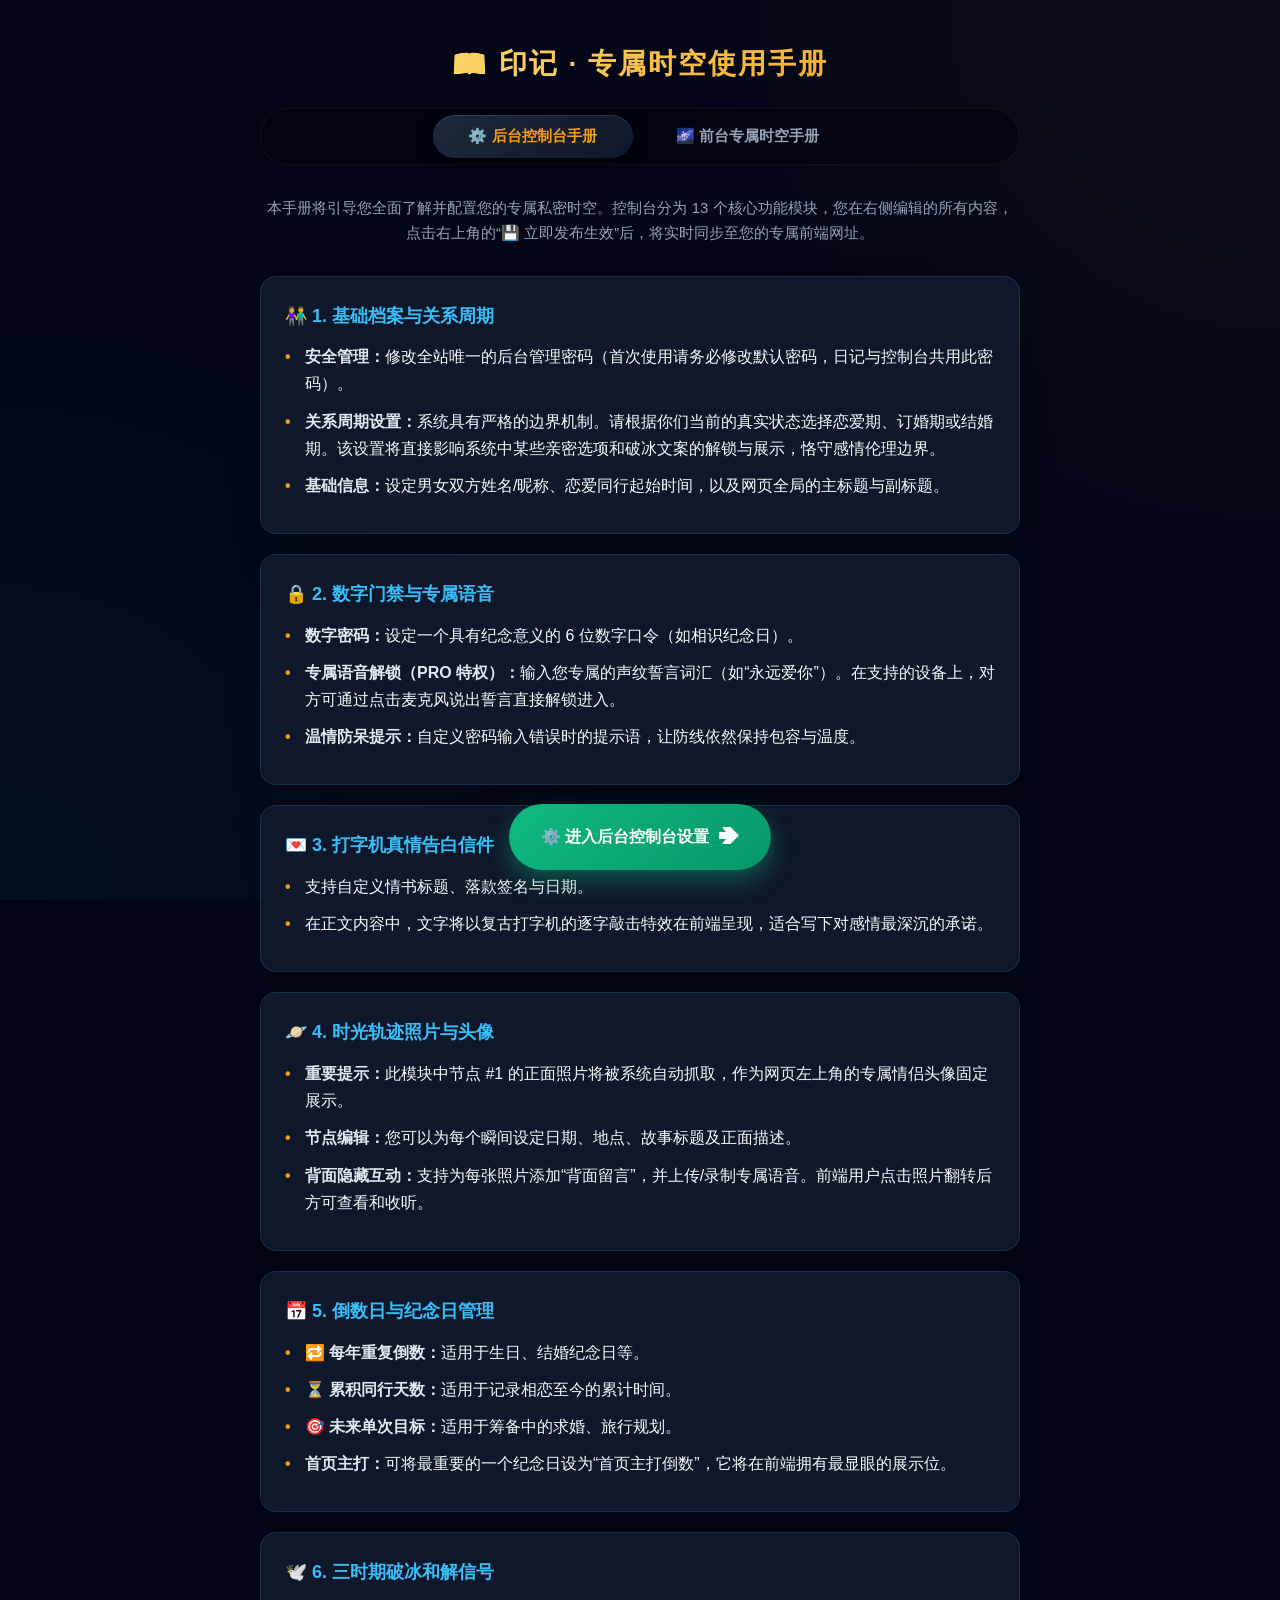
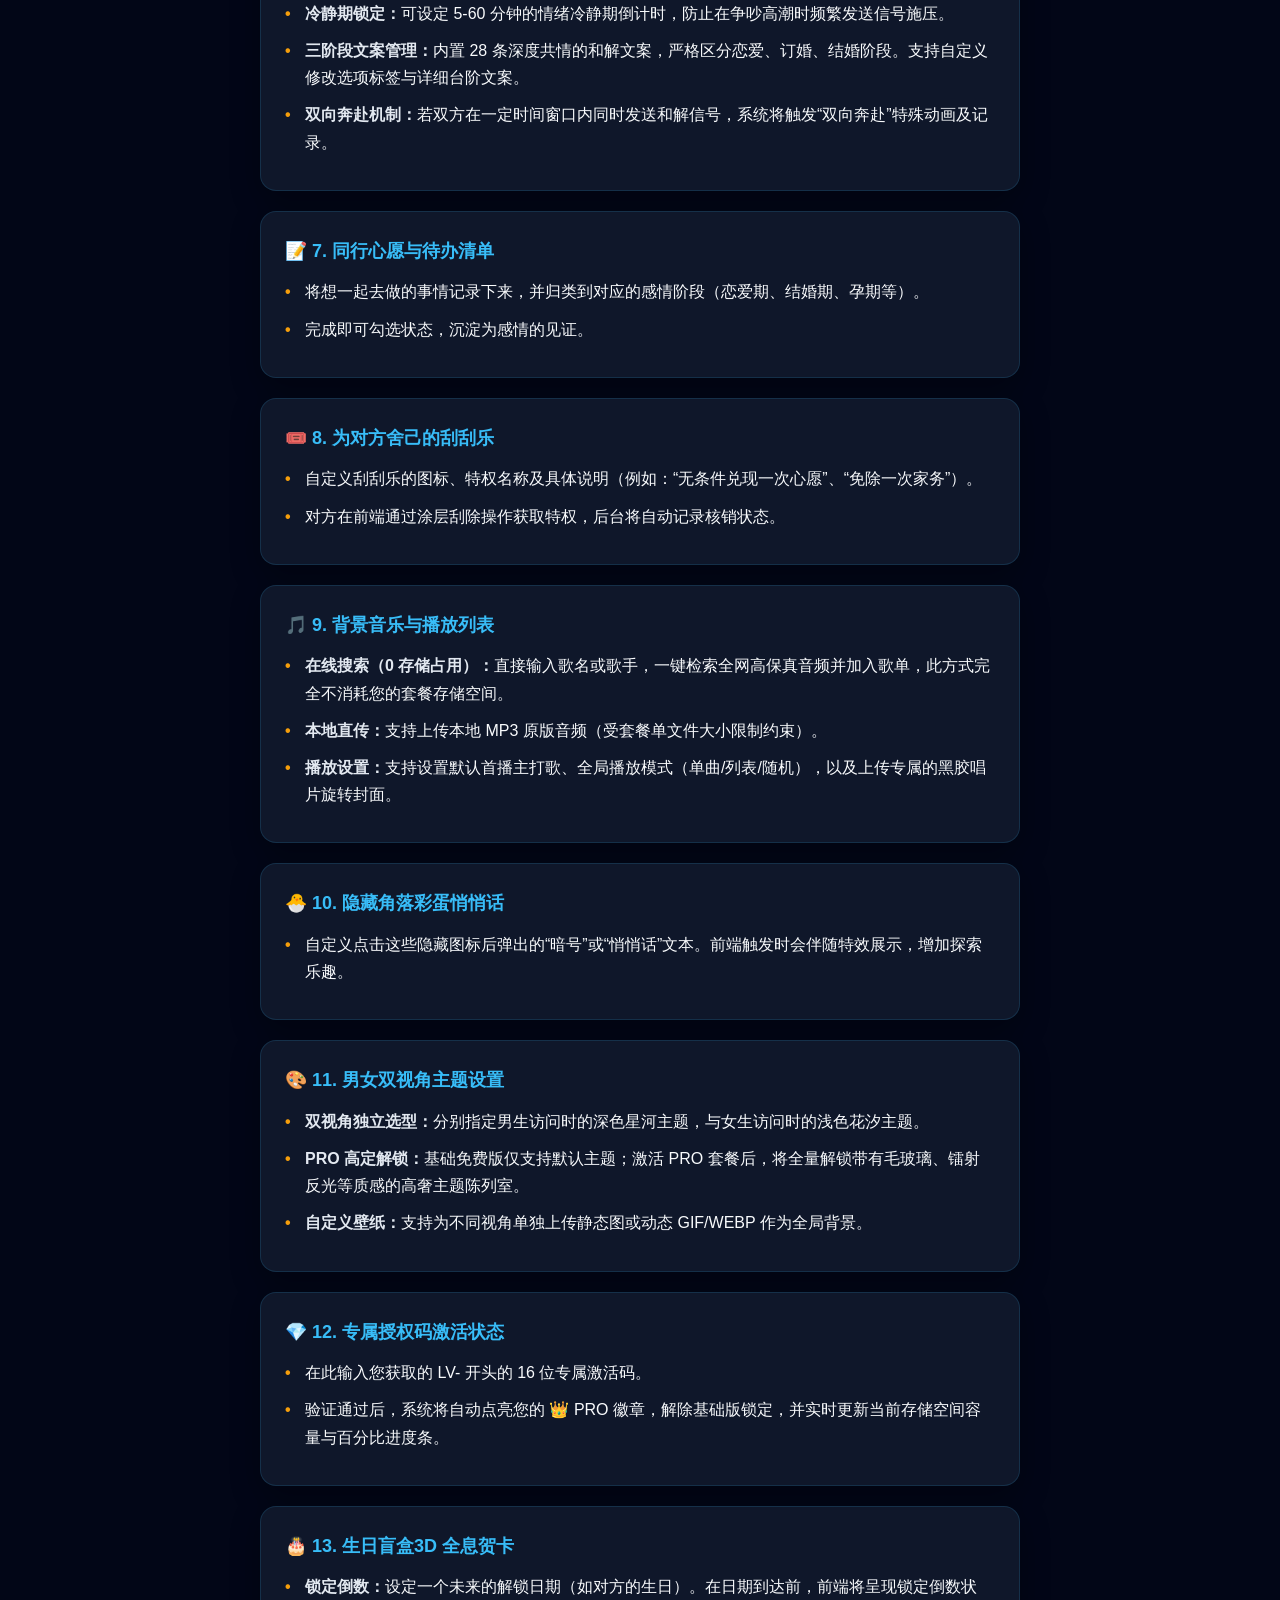
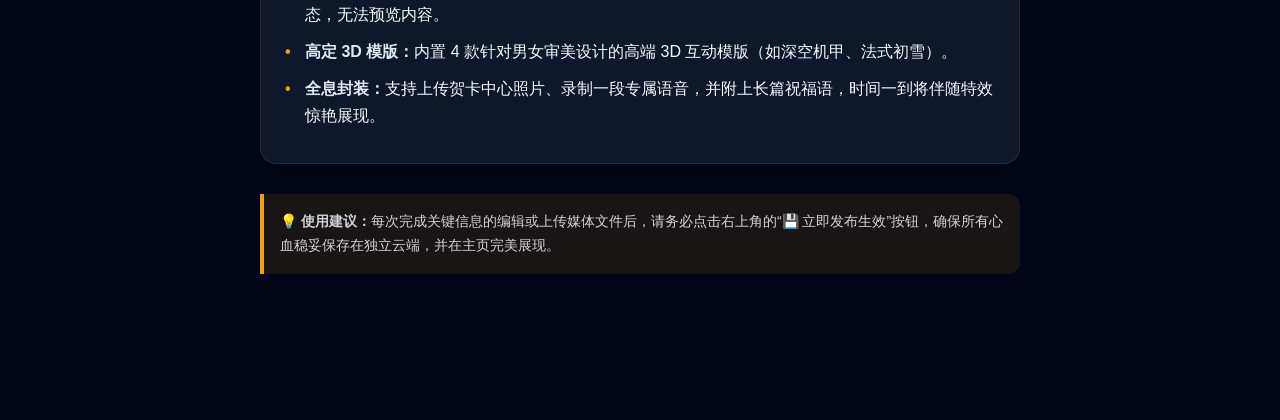
<file: manual.html>
<!DOCTYPE html>
<html lang="zh-CN">
<head>
  <meta charset="UTF-8">
  <meta name="viewport" content="width=device-width, initial-scale=1.0, maximum-scale=1.0, user-scalable=no, viewport-fit=cover">
  <title>印记 · 全局使用手册</title>
  <link rel="icon" href="data:image/svg+xml,<svg xmlns=%22http://www.w3.org/2000/svg%22 viewBox=%220 0 100 100%22><text y=%22.9em%22 font-size=%2290%22>❤️</text></svg>">
  
  <style>
    :root {
      --bg-dark: #020617;
      --card-bg: #0f172a;
      --card-border: rgba(56, 189, 248, 0.15);
      --gold: #f59e0b;
      --gold-glow: rgba(245, 158, 11, 0.4);
      --text-main: #f8fafc;
      --text-sub: #94a3b8;
      --accent-cyan: #38bdf8;
      --accent-pink: #f43f5e;
    }

    * { box-sizing: border-box; margin: 0; padding: 0; }

    body {
      font-family: -apple-system, BlinkMacSystemFont, "Segoe UI", Roboto, "Helvetica Neue", Arial, sans-serif;
      background-color: var(--bg-dark);
      color: var(--text-main);
      line-height: 1.7;
      background-image: radial-gradient(circle at top right, rgba(245,158,11,0.05), transparent 40%),
                        radial-gradient(circle at bottom left, rgba(56,189,248,0.05), transparent 40%);
      background-attachment: fixed;
    }

    .container {
      max-width: 800px;
      margin: 0 auto;
      padding: 40px 20px;
    }

    /* 顶部导航与切换 Tab */
    .header {
      text-align: center;
      margin-bottom: 30px;
    }

    .main-title {
      font-size: 28px;
      font-weight: 900;
      margin-bottom: 20px;
      background: linear-gradient(135deg, #fde68a 0%, #f59e0b 100%);
      -webkit-background-clip: text;
      background-clip: text;
      color: transparent;
      letter-spacing: 2px;
    }

    .tabs {
      display: flex;
      justify-content: center;
      gap: 15px;
      margin-bottom: 30px;
      background: rgba(0,0,0,0.3);
      padding: 6px;
      border-radius: 99px;
      border: 1px solid rgba(255,255,255,0.05);
    }

    .tab-btn {
      flex: 1;
      max-width: 200px;
      background: transparent;
      border: none;
      color: var(--text-sub);
      padding: 12px 20px;
      border-radius: 99px;
      font-size: 15px;
      font-weight: bold;
      cursor: pointer;
      transition: all 0.3s ease;
    }

    .tab-btn.active {
      background: linear-gradient(135deg, #1e293b 0%, #0f172a 100%);
      color: var(--gold);
      box-shadow: 0 4px 15px rgba(0,0,0,0.5), inset 0 1px 1px rgba(255,255,255,0.1);
    }

    /* 内容区域 */
    .manual-content {
      display: none;
      animation: fadeIn 0.4s ease-out forwards;
    }

    .manual-content.active {
      display: block;
    }

    @keyframes fadeIn {
      from { opacity: 0; transform: translateY(10px); }
      to { opacity: 1; transform: translateY(0); }
    }

    .intro-text {
      color: var(--text-sub);
      text-align: center;
      margin-bottom: 30px;
      font-size: 15px;
    }

    /* 卡片式段落 */
    .section-card {
      background: var(--card-bg);
      border: 1px solid var(--card-border);
      border-radius: 16px;
      padding: 24px;
      margin-bottom: 20px;
      box-shadow: 0 10px 30px rgba(0,0,0,0.3);
      transition: transform 0.3s ease;
    }

    .section-card:hover {
      transform: translateY(-2px);
      border-color: rgba(245, 158, 11, 0.3);
    }

    .section-title {
      font-size: 18px;
      color: var(--accent-cyan);
      margin-bottom: 12px;
      display: flex;
      align-items: center;
      gap: 8px;
    }

    .section-title.gold {
      color: var(--gold);
    }

    .content-list {
      list-style: none;
    }

    .content-list li {
      margin-bottom: 10px;
      position: relative;
      padding-left: 20px;
    }

    .content-list li::before {
      content: "•";
      position: absolute;
      left: 0;
      color: var(--gold);
      font-weight: bold;
    }

    .highlight {
      color: #e2e8f0;
      font-weight: bold;
    }

    .tip-box {
      background: rgba(245, 158, 11, 0.1);
      border-left: 4px solid var(--gold);
      padding: 16px;
      border-radius: 0 12px 12px 0;
      margin-top: 30px;
      font-size: 14px;
      color: #d1d5db;
    }

    /* 悬浮操作栏 */
    .action-bar {
      position: sticky;
      bottom: 30px;
      display: flex;
      justify-content: center;
      margin-top: 40px;
      z-index: 100;
    }

    .action-btn {
      background: linear-gradient(135deg, #10b981 0%, #059669 100%);
      color: white;
      text-decoration: none;
      padding: 16px 32px;
      border-radius: 99px;
      font-size: 16px;
      font-weight: bold;
      box-shadow: 0 10px 25px rgba(16, 185, 129, 0.4);
      transition: all 0.3s ease;
      display: inline-flex;
      align-items: center;
      gap: 10px;
    }

    .action-btn.front-btn {
      background: linear-gradient(135deg, #3b82f6 0%, #2563eb 100%);
      box-shadow: 0 10px 25px rgba(59, 130, 246, 0.4);
    }

    .action-btn:hover {
      transform: translateY(-3px) scale(1.02);
      filter: brightness(1.1);
    }

    @media (max-width: 600px) {
      .tabs { flex-direction: column; border-radius: 16px; }
      .tab-btn { max-width: 100%; border-radius: 12px; }
      .container { padding: 20px 16px; }
      .action-btn { width: 100%; justify-content: center; }
    }
  </style>
</head>
<body>

  <div class="container">
    <div class="header">
      <h1 class="main-title">📖 印记 · 专属时空使用手册</h1>
      
      <div class="tabs">
        <button class="tab-btn active" onclick="switchTab('backend')">⚙️ 后台控制台手册</button>
        <button class="tab-btn" onclick="switchTab('frontend')">🌌 前台专属时空手册</button>
      </div>
    </div>

    <div id="backend-manual" class="manual-content active">
      <p class="intro-text">本手册将引导您全面了解并配置您的专属私密时空。控制台分为 13 个核心功能模块，您在右侧编辑的所有内容，点击右上角的“💾 立即发布生效”后，将实时同步至您的专属前端网址。</p>

      <div class="section-card">
        <h3 class="section-title">👫 1. 基础档案与关系周期</h3>
        <ul class="content-list">
          <li><span class="highlight">安全管理：</span>修改全站唯一的后台管理密码（首次使用请务必修改默认密码，日记与控制台共用此密码）。</li>
          <li><span class="highlight">关系周期设置：</span>系统具有严格的边界机制。请根据你们当前的真实状态选择恋爱期、订婚期或结婚期。该设置将直接影响系统中某些亲密选项和破冰文案的解锁与展示，恪守感情伦理边界。</li>
          <li><span class="highlight">基础信息：</span>设定男女双方姓名/昵称、恋爱同行起始时间，以及网页全局的主标题与副标题。</li>
        </ul>
      </div>

      <div class="section-card">
        <h3 class="section-title">🔒 2. 数字门禁与专属语音</h3>
        <ul class="content-list">
          <li><span class="highlight">数字密码：</span>设定一个具有纪念意义的 6 位数字口令（如相识纪念日）。</li>
          <li><span class="highlight">专属语音解锁（PRO 特权）：</span>输入您专属的声纹誓言词汇（如“永远爱你”）。在支持的设备上，对方可通过点击麦克风说出誓言直接解锁进入。</li>
          <li><span class="highlight">温情防呆提示：</span>自定义密码输入错误时的提示语，让防线依然保持包容与温度。</li>
        </ul>
      </div>

      <div class="section-card">
        <h3 class="section-title">💌 3. 打字机真情告白信件</h3>
        <ul class="content-list">
          <li>支持自定义情书标题、落款签名与日期。</li>
          <li>在正文内容中，文字将以复古打字机的逐字敲击特效在前端呈现，适合写下对感情最深沉的承诺。</li>
        </ul>
      </div>

      <div class="section-card">
        <h3 class="section-title">🪐 4. 时光轨迹照片与头像</h3>
        <ul class="content-list">
          <li><span class="highlight">重要提示：</span>此模块中节点 #1 的正面照片将被系统自动抓取，作为网页左上角的专属情侣头像固定展示。</li>
          <li><span class="highlight">节点编辑：</span>您可以为每个瞬间设定日期、地点、故事标题及正面描述。</li>
          <li><span class="highlight">背面隐藏互动：</span>支持为每张照片添加“背面留言”，并上传/录制专属语音。前端用户点击照片翻转后方可查看和收听。</li>
        </ul>
      </div>

      <div class="section-card">
        <h3 class="section-title">📅 5. 倒数日与纪念日管理</h3>
        <ul class="content-list">
          <li><span class="highlight">🔁 每年重复倒数：</span>适用于生日、结婚纪念日等。</li>
          <li><span class="highlight">⏳ 累积同行天数：</span>适用于记录相恋至今的累计时间。</li>
          <li><span class="highlight">🎯 未来单次目标：</span>适用于筹备中的求婚、旅行规划。</li>
          <li><span class="highlight">首页主打：</span>可将最重要的一个纪念日设为“首页主打倒数”，它将在前端拥有最显眼的展示位。</li>
        </ul>
      </div>

      <div class="section-card">
        <h3 class="section-title">🕊️ 6. 三时期破冰和解信号</h3>
        <ul class="content-list">
          <li><span class="highlight">冷静期锁定：</span>可设定 5-60 分钟的情绪冷静期倒计时，防止在争吵高潮时频繁发送信号施压。</li>
          <li><span class="highlight">三阶段文案管理：</span>内置 28 条深度共情的和解文案，严格区分恋爱、订婚、结婚阶段。支持自定义修改选项标签与详细台阶文案。</li>
          <li><span class="highlight">双向奔赴机制：</span>若双方在一定时间窗口内同时发送和解信号，系统将触发“双向奔赴”特殊动画及记录。</li>
        </ul>
      </div>

      <div class="section-card">
        <h3 class="section-title">📝 7. 同行心愿与待办清单</h3>
        <ul class="content-list">
          <li>将想一起去做的事情记录下来，并归类到对应的感情阶段（恋爱期、结婚期、孕期等）。</li>
          <li>完成即可勾选状态，沉淀为感情的见证。</li>
        </ul>
      </div>

      <div class="section-card">
        <h3 class="section-title">🎟️ 8. 为对方舍己的刮刮乐</h3>
        <ul class="content-list">
          <li>自定义刮刮乐的图标、特权名称及具体说明（例如：“无条件兑现一次心愿”、“免除一次家务”）。</li>
          <li>对方在前端通过涂层刮除操作获取特权，后台将自动记录核销状态。</li>
        </ul>
      </div>

      <div class="section-card">
        <h3 class="section-title">🎵 9. 背景音乐与播放列表</h3>
        <ul class="content-list">
          <li><span class="highlight">在线搜索（0 存储占用）：</span>直接输入歌名或歌手，一键检索全网高保真音频并加入歌单，此方式完全不消耗您的套餐存储空间。</li>
          <li><span class="highlight">本地直传：</span>支持上传本地 MP3 原版音频（受套餐单文件大小限制约束）。</li>
          <li><span class="highlight">播放设置：</span>支持设置默认首播主打歌、全局播放模式（单曲/列表/随机），以及上传专属的黑胶唱片旋转封面。</li>
        </ul>
      </div>

      <div class="section-card">
        <h3 class="section-title">🐣 10. 隐藏角落彩蛋悄悄话</h3>
        <ul class="content-list">
          <li>自定义点击这些隐藏图标后弹出的“暗号”或“悄悄话”文本。前端触发时会伴随特效展示，增加探索乐趣。</li>
        </ul>
      </div>

      <div class="section-card">
        <h3 class="section-title">🎨 11. 男女双视角主题设置</h3>
        <ul class="content-list">
          <li><span class="highlight">双视角独立选型：</span>分别指定男生访问时的深色星河主题，与女生访问时的浅色花汐主题。</li>
          <li><span class="highlight">PRO 高定解锁：</span>基础免费版仅支持默认主题；激活 PRO 套餐后，将全量解锁带有毛玻璃、镭射反光等质感的高奢主题陈列室。</li>
          <li><span class="highlight">自定义壁纸：</span>支持为不同视角单独上传静态图或动态 GIF/WEBP 作为全局背景。</li>
        </ul>
      </div>

      <div class="section-card">
        <h3 class="section-title">💎 12. 专属授权码激活状态</h3>
        <ul class="content-list">
          <li>在此输入您获取的 LV- 开头的 16 位专属激活码。</li>
          <li>验证通过后，系统将自动点亮您的 👑 PRO 徽章，解除基础版锁定，并实时更新当前存储空间容量与百分比进度条。</li>
        </ul>
      </div>

      <div class="section-card">
        <h3 class="section-title">🎂 13. 生日盲盒3D 全息贺卡</h3>
        <ul class="content-list">
          <li><span class="highlight">锁定倒数：</span>设定一个未来的解锁日期（如对方的生日）。在日期到达前，前端将呈现锁定倒数状态，无法预览内容。</li>
          <li><span class="highlight">高定 3D 模版：</span>内置 4 款针对男女审美设计的高端 3D 互动模版（如深空机甲、法式初雪）。</li>
          <li><span class="highlight">全息封装：</span>支持上传贺卡中心照片、录制一段专属语音，并附上长篇祝福语，时间一到将伴随特效惊艳展现。</li>
        </ul>
      </div>

      <div class="tip-box">
        💡 <strong>使用建议：</strong>每次完成关键信息的编辑或上传媒体文件后，请务必点击右上角的“💾 立即发布生效”按钮，确保所有心血稳妥保存在独立云端，并在主页完美展现。
      </div>

      <div class="action-bar">
        <a href="admin.html" class="action-btn">
          <span>⚙️ 进入后台控制台设置</span>
          <span style="font-size: 20px;">➔</span>
        </a>
      </div>
    </div>


    <div id="frontend-manual" class="manual-content">
      <p class="intro-text">本手册将带您全面探索“雅歌时空”前端展示页的各项功能与隐藏彩蛋。只需阅读本指南，您即可轻松掌握全站的交互密码。</p>

      <div class="section-card">
        <h3 class="section-title gold">一、 🤫 绝对机密：三大隐藏解锁入口</h3>
        <p style="margin-bottom: 15px; color: var(--text-sub);">为了保证时空的私密性与极简美学，系统将最核心的管理入口进行了“无痕隐藏”。</p>
        <ul class="content-list">
          <li><span class="highlight">1. 初始门禁封印解锁</span><br>
            <strong>操作方式：</strong>当您首次打开网页看到全屏的“玫瑰花/爱心”封印遮罩时，直接点击屏幕中央的爱心/玫瑰图案。<br>
            <strong>效果：</strong>系统将唤起“恒久契约”密码输入框或语音识别弹窗，验证成功后方可降下封印，进入 3D 沉浸式主站。
          </li>
          <li style="margin-top: 10px;"><span class="highlight">2. 控制台（后台管理）隐藏入口</span><br>
            <strong>操作方式：</strong>在进入主站后，直接点击页面正上方居中的男女主角姓名（如“张小阳 & 李小光”的文字区域）。<br>
            <strong>效果：</strong>页面会弹出暗黑色的“高维权限认证”窗口。输入您在后台设置的独立管理密码（默认初始密码为 521），即可瞬间跃迁至“印记 · 控制台”进行数据编辑。
          </li>
          <li style="margin-top: 10px;"><span class="highlight">3. 专属授权码（CD-Key）隐藏激活入口</span><br>
            <strong>操作方式：</strong>滑动到网页的最底端，找到那行极小的版权文字（如“✨ 爱情坚强如死，众水不能熄灭 · 雅歌之印 ✨”），用手指长按该段文字 2.5 秒以上（电脑端为鼠标长按不松开）。<br>
            <strong>效果：</strong>系统将触发震动并弹出“跃迁引擎已激活”的隐藏输入框，在此输入您购买的 LV- 开头的 16 位 PRO 专属授权码，即可永久解锁高级权限与全量存储空间。
          </li>
        </ul>
      </div>

      <div class="section-card">
        <h3 class="section-title gold">二、 🌌 首页视觉与轻互动模块</h3>
        <ul class="content-list">
          <li><span class="highlight">男女双视角无缝切换：</span>点击右上角的“🪐 他的星河”或“🌸 她的花汐”按钮，整个宇宙的色调、背景和粒子特效将瞬间切换，为您呈现两种截然不同的浪漫心境。</li>
          <li><span class="highlight">生命倒数与时光轴：</span>正中央的“同行守护计时器”会精准跳动到秒，记录你们相恋的总时长。下方则是复古打字机风格的“真情告白信”，文字会逐字敲击显现。</li>
          <li><span class="highlight">3D 拍立得照片墙：</span>散落在深空四周的照片支持鼠标悬停（手机端为点击）。翻转照片后，可以查看背后的专属密语甚至播放隐藏的语音留言。</li>
          <li><span class="highlight">角落寻宝（隐藏彩蛋）：</span>注意画面四周角落（如右上角的“星星 ⭐”或右下角的“猫爪印 🐾”）。点击它们，会随机掉落满屏特效并弹出你们设定的“悄悄话”暗号。</li>
          <li><span class="highlight">左下角心跳播控：</span>左下角跳动的红色爱心是全局背景音乐（BGM）的隐藏控制台，点击可暂停/播放专属音乐流。</li>
        </ul>
      </div>

      <div class="section-card">
        <h3 class="section-title gold">三、 🕹️ 星轨功能中枢 · 契约秘境 (九宫格应用)</h3>
        <p style="margin-bottom: 15px; color: var(--text-sub);">向下滑动页面，即可进入核心应用集群区，包含九大独立功能模块：</p>
        <ul class="content-list">
          <li><span class="highlight">🪐 时光轨迹：</span>以 3D 拍立得滚动的形式，按时间顺序沉浸式回顾每一次重要的心动瞬间。</li>
          <li><span class="highlight">📅 时光刻度：</span>恒久纪念日历。直观展示下一次生日、纪念日的倒数天数，以及过去重要目标的累计天数。</li>
          <li><span class="highlight">🕊️ 破冰和解：</span>情感信号箱与避风港。吵架冷战时的破冰神器，内置三阶段不伤自尊的“台阶文案”，支持双向奔赴验证。</li>
          <li><span class="highlight">📝 同行清单：</span>情侣必做的 100 件小事/心愿单。分阶段记录待办事项，完成即可打卡点亮。</li>
          <li><span class="highlight">📒 我们的日记：</span>记录酸甜苦辣的专属私密日记本，支持分类与富文本记录。</li>
          <li><span class="highlight">🏅 圣约印记：</span>成就徽章系统（右下角的白鸽“感恩使者”即为等级标识）。根据你们同行的时长和互动的频率，自动解锁高级荣誉称号。</li>
          <li><span class="highlight">🎟️ 舍己特权：</span>电子刮刮乐。用手指在屏幕上真实刮开涂层，获取对方设定的“包容特权券”（如免做家务一次），系统会自动记录核销。</li>
          <li><span class="highlight">📸 数字永存：</span>一键生成 300DPI 的超清数据海报。包含你们的同行天数、经典誓言和专属二维码，可下载保存或发朋友圈。</li>
          <li><span class="highlight">🎂 生日盲盒：</span>3D 时空贺卡。在设定的日期到达之前，盲盒处于倒数上锁状态；时间一到，点击即可展开炫酷的 3D 全息视觉特效与专属语音祝福。</li>
        </ul>
      </div>

      <div class="section-card">
        <h3 class="section-title gold">四、 ⚠️ 核心注意事项</h3>
        <ul class="content-list">
          <li><span class="highlight">密码安全：</span>全站只有一个最高权限密码（即后台管理密码，默认 521）。请务必在后台“基础档案”中将其修改为复杂密码，一旦遗忘，将无法进入控制台修改任何数据。</li>
          <li><span class="highlight">保存机制：</span>在后台控制台（Admin）修改完任何文字、上传完任何照片后，必须点击右上角的“💾 立即发布生效”按钮。如果不点击，数据不会同步到前台主页。</li>
          <li><span class="highlight">音频自动播放：</span>受苹果 iOS 与大部分现代浏览器的隐私策略限制，首次进入网页时背景音乐可能无法自动发声。只需在屏幕上任意位置点击一下，音乐即可自动流淌。</li>
          <li><span class="highlight">上传尺寸限制：</span>基础版单文件上传上限为 3MB，PRO 豪华版为 10MB，PRO 旗舰版为 20MB。尽量避免上传未经压缩的 4K 视频源文件，以免触发风控拦截。</li>
        </ul>
      </div>

      <div class="action-bar">
        <a href="index.html" class="action-btn front-btn">
          <span>🌌 开启前台主页时空</span>
          <span style="font-size: 20px;">➔</span>
        </a>
      </div>
    </div>
  </div>

  <script>
    // 切换 Tab 的逻辑
    function switchTab(tabName) {
      // 移除所有 active 类
      document.querySelectorAll('.tab-btn').forEach(btn => btn.classList.remove('active'));
      document.querySelectorAll('.manual-content').forEach(content => content.classList.remove('active'));

      // 根据传入的 tabName 激活对应的按钮和内容区
      if (tabName === 'backend') {
        document.querySelectorAll('.tab-btn')[0].classList.add('active');
        document.getElementById('backend-manual').classList.add('active');
      } else if (tabName === 'frontend') {
        document.querySelectorAll('.tab-btn')[1].classList.add('active');
        document.getElementById('frontend-manual').classList.add('active');
      }
      
      // 切换 Tab 时滚动回顶部，提升体验
      window.scrollTo({ top: 0, behavior: 'smooth' });
    }
  </script>
</body>
</html>
</file>
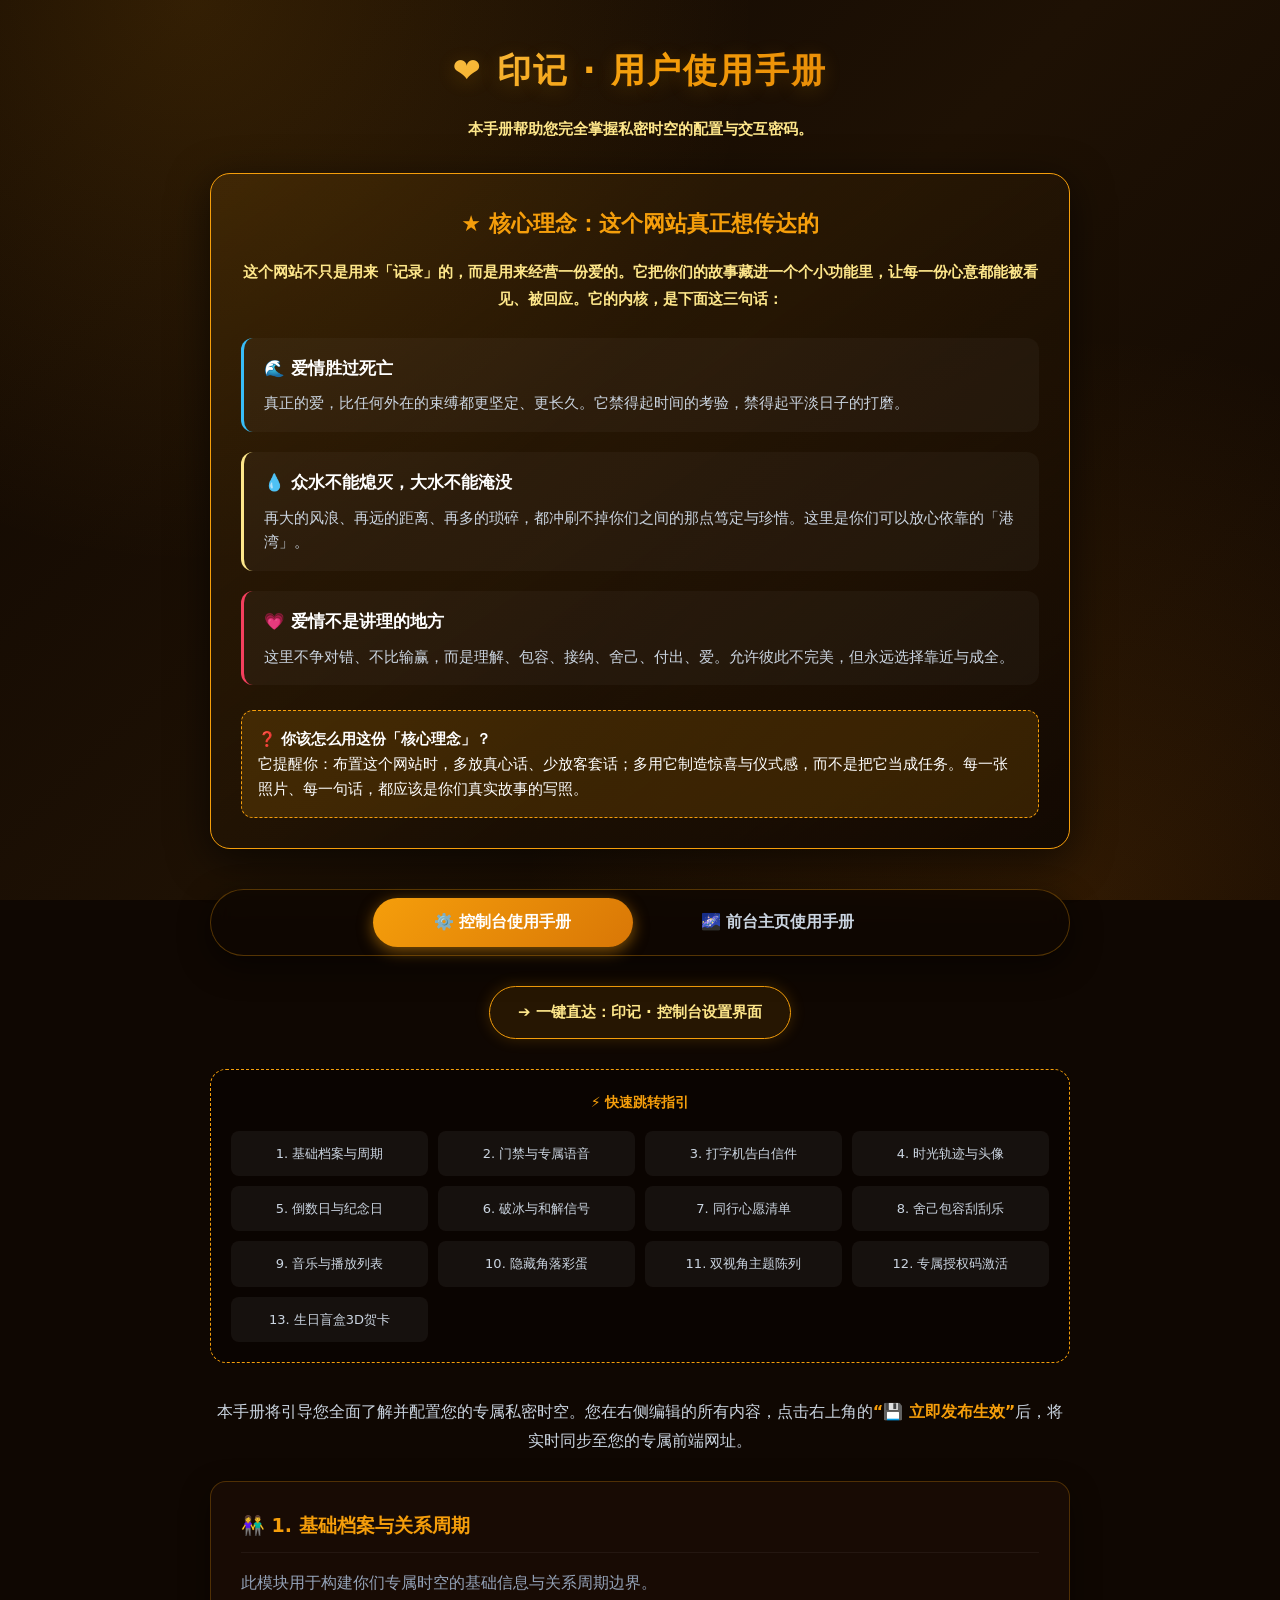
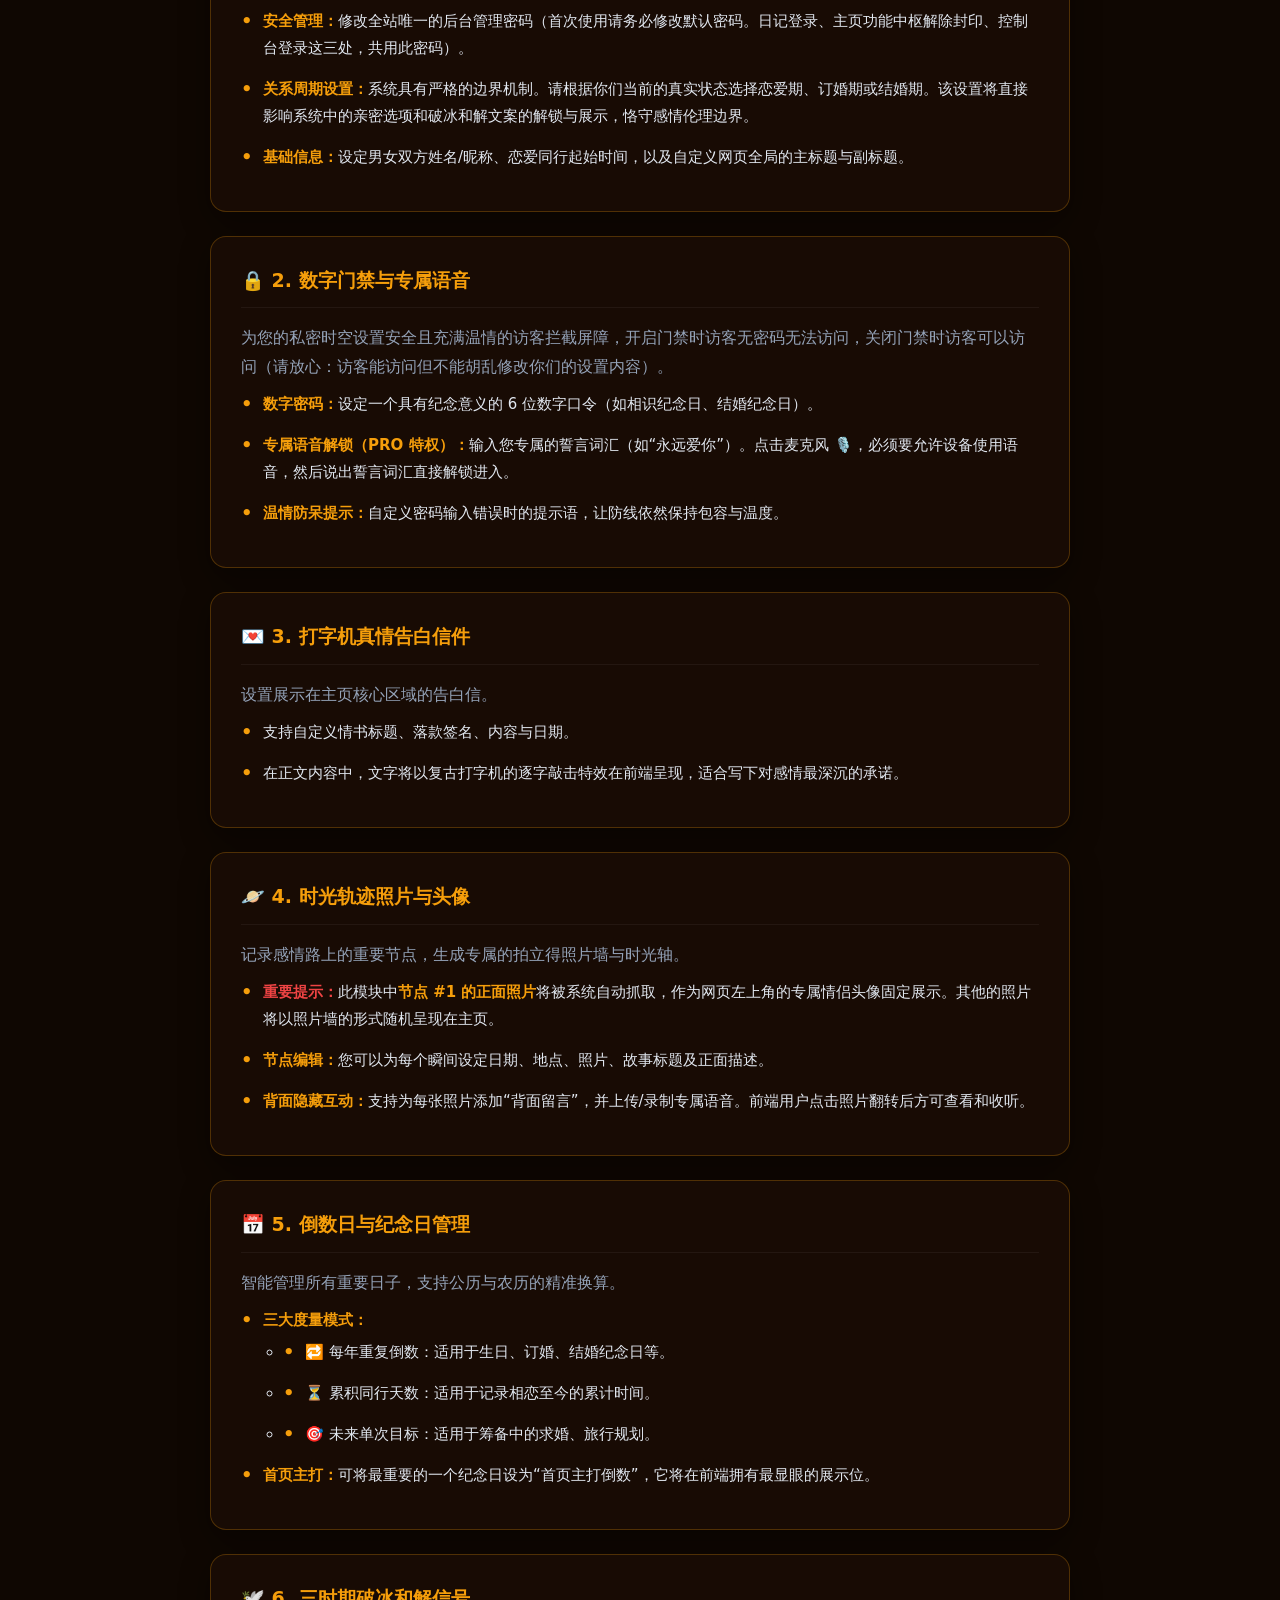
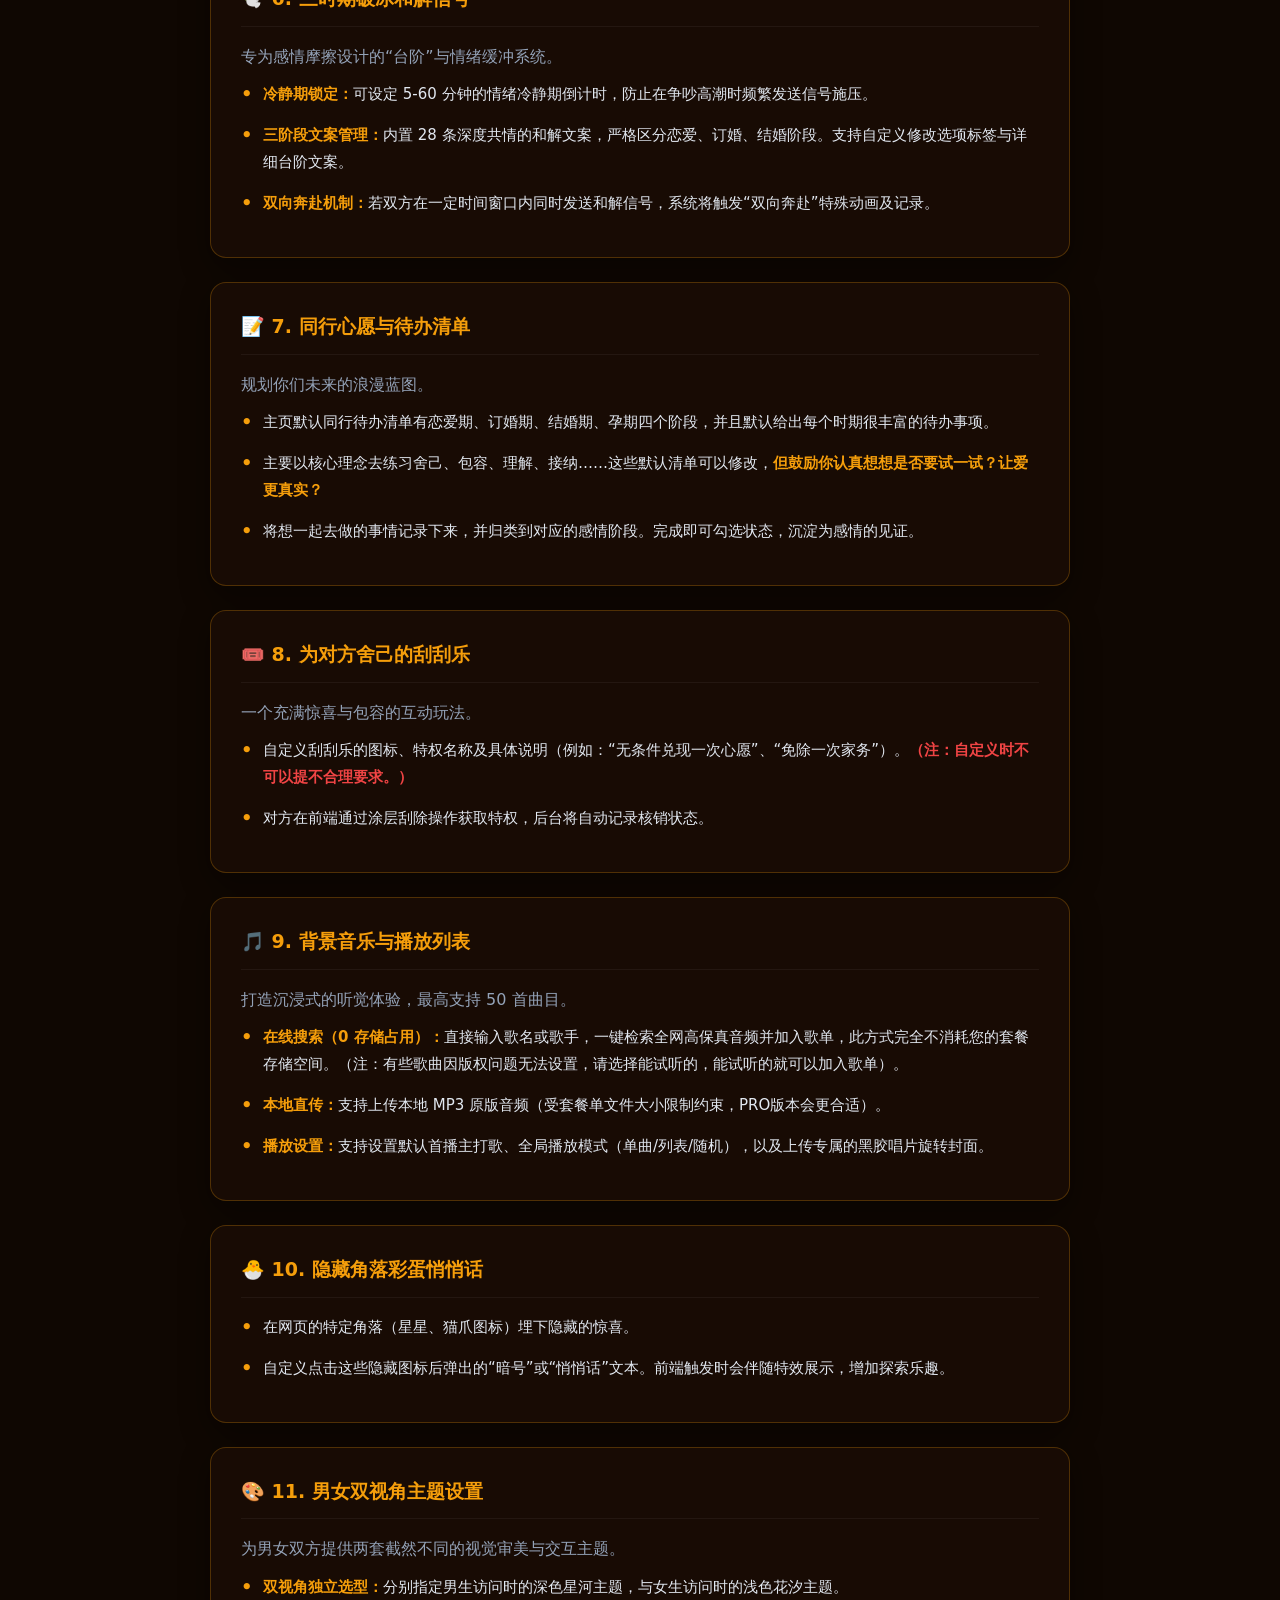
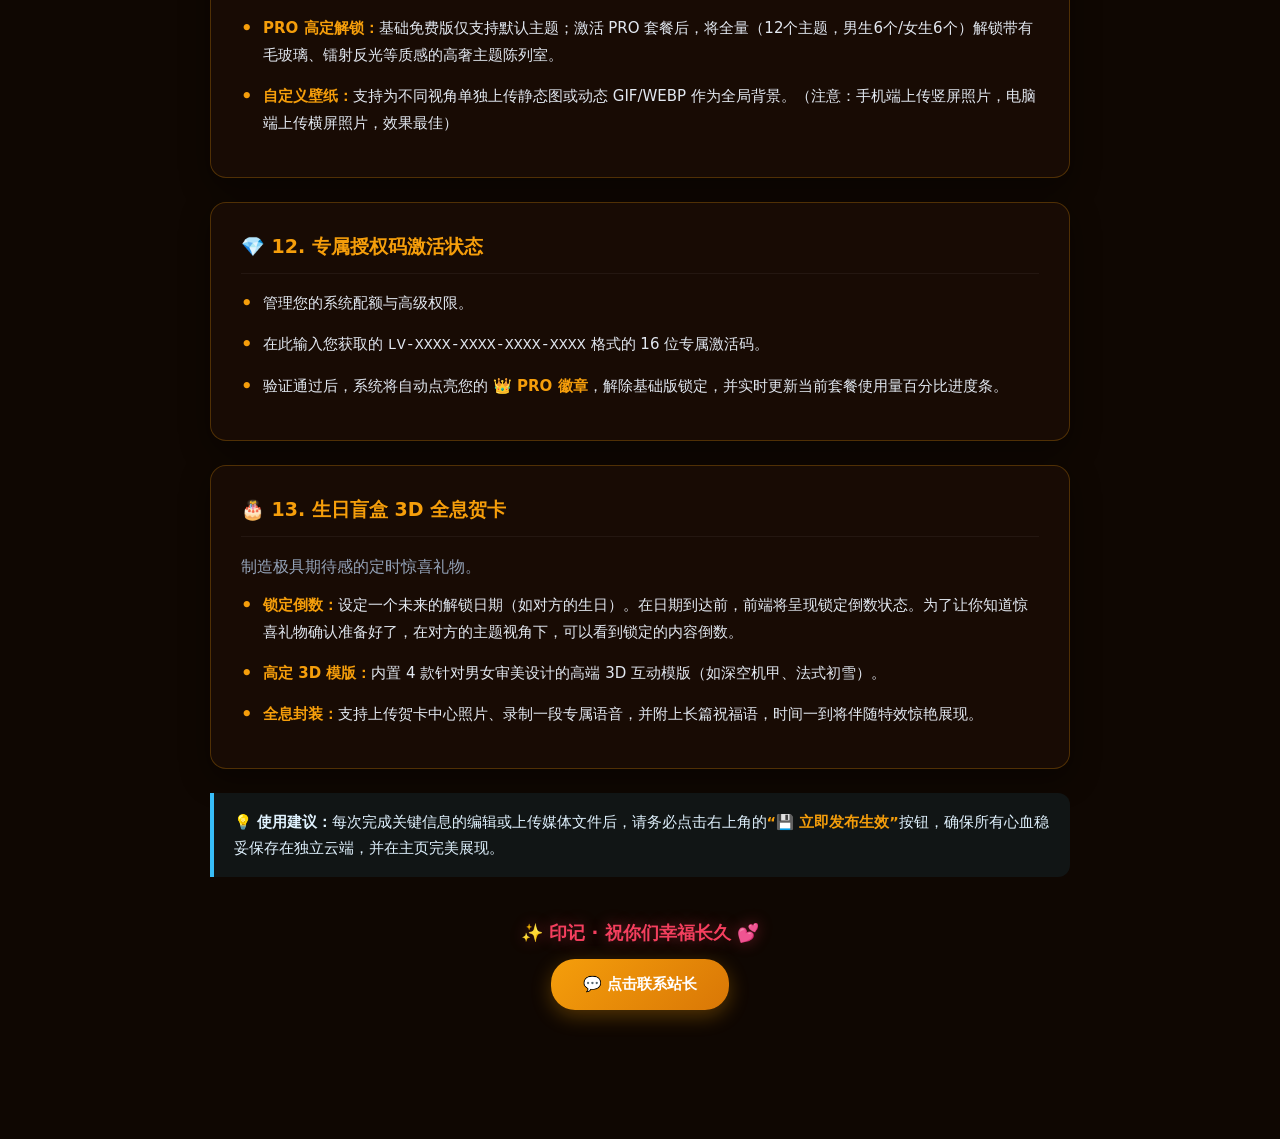
<file: 手册/全局使用手册_印记.html>
<!DOCTYPE html>
<html lang="zh-CN">
<head>
  <meta charset="UTF-8">
  <meta name="viewport" content="width=device-width, initial-scale=1.0, maximum-scale=1.0, user-scalable=no, viewport-fit=cover">
  <title>印记 · 用户使用手册</title>
  <!-- 🌟 核心植入：心形 Emoji 网页图标 -->
  <link rel="icon" href="data:image/svg+xml,<svg xmlns=%22http://www.w3.org/2000/svg%22 viewBox=%220 0 100 100%22><text y=%22.9em%22 font-size=%2290%22>❤️</text></svg>">
  
  <style>
    :root {
      /* 太阳金渐变色系与暗黑底色融合，保证阅读清晰度 */
      --bg-dark: #0f0702;
      --card-bg: rgba(26, 12, 5, 0.85);
      --card-border: rgba(245, 158, 11, 0.25);
      --gold: #f59e0b;
      --gold-glow: rgba(245, 158, 11, 0.5);
      --text-main: #f8fafc;
      --text-sub: #cbd5e1;
      --accent-cyan: #38bdf8;
      --accent-pink: #f43f5e;
      --warning-red: #ef4444;
    }

    * { box-sizing: border-box; margin: 0; padding: 0; }

    html { scroll-behavior: smooth; } /* 平滑滚动 */

    body {
      font-family: ui-sans-serif, system-ui, -apple-system, BlinkMacSystemFont, "Segoe UI", Roboto, "Helvetica Neue", Arial, sans-serif;
      background-color: var(--bg-dark);
      color: var(--text-main);
      line-height: 1.8;
      /* 极致太阳金渐变背景 */
      background-image: 
        radial-gradient(circle at 15% 0%, rgba(245, 158, 11, 0.15) 0%, transparent 40%),
        radial-gradient(circle at 85% 100%, rgba(217, 119, 6, 0.15) 0%, transparent 40%),
        linear-gradient(135deg, #0f0702 0%, #1e1104 50%, #0f0702 100%);
      background-attachment: fixed;
      overflow-x: hidden; /* 绝对防止横向溢出 */
    }

    .container {
      max-width: 900px;
      margin: 0 auto;
      /* 🌟 核心修复：引入顶部和底部安全区，防止标题和内容被刘海或底部横条遮挡 */
      padding: calc(40px + env(safe-area-inset-top)) 20px calc(100px + env(safe-area-inset-bottom)) 20px;
    }

    /* 顶部头部 */
    .header {
      text-align: center;
      margin-bottom: 30px;
    }

    .main-title {
      font-size: 34px;
      font-weight: 900;
      margin-bottom: 15px;
      background: linear-gradient(135deg, #fde68a 0%, #f59e0b 50%, #d97706 100%);
      -webkit-background-clip: text;
      background-clip: text;
      color: transparent;
      letter-spacing: 2px;
      text-shadow: 0 4px 20px rgba(245, 158, 11, 0.2);
    }

    .sub-title { color: #fde68a; font-size: 15px; font-weight: bold; }

    /* 切换 Tabs 控制 */
    .tabs-wrapper {
      position: sticky;
      /* 🌟 核心修复：悬浮导航栏同样引入刘海高度补偿，滑动时绝不会卡进刘海里 */
      top: calc(15px + env(safe-area-inset-top));
      z-index: 100;
      margin-bottom: 30px;
    }

    .tabs {
      display: flex;
      justify-content: center;
      gap: 15px;
      background: rgba(15, 7, 2, 0.75);
      padding: 8px;
      border-radius: 99px;
      border: 1px solid rgba(245, 158, 11, 0.3);
      backdrop-filter: blur(12px);
      -webkit-backdrop-filter: blur(12px);
      box-shadow: 0 10px 30px rgba(0,0,0,0.5);
    }

    .tab-btn {
      flex: 1;
      max-width: 260px;
      background: transparent;
      border: none;
      color: var(--text-sub);
      padding: 14px 20px;
      border-radius: 99px;
      font-size: 16px;
      font-weight: bold;
      cursor: pointer;
      transition: all 0.3s ease;
      display: flex;
      align-items: center;
      justify-content: center;
      gap: 8px;
    }

    .tab-btn.active {
      background: linear-gradient(135deg, #f59e0b 0%, #d97706 100%);
      color: #fff;
      box-shadow: 0 4px 15px var(--gold-glow);
    }

    /* 内容区域切换 */
    .manual-content {
      display: none;
      animation: fadeIn 0.5s cubic-bezier(0.4, 0, 0.2, 1) forwards;
    }
    .manual-content.active { display: block; }

    @keyframes fadeIn {
      from { opacity: 0; transform: translateY(15px); }
      to { opacity: 1; transform: translateY(0); }
    }

    /* 顶部直达按钮栏 */
    .direct-action-bar {
      display: flex;
      justify-content: center;
      margin-bottom: 30px;
    }
    .direct-btn {
      background: rgba(245, 158, 11, 0.1);
      border: 1px solid var(--gold);
      color: #fde68a;
      text-decoration: none;
      padding: 12px 28px;
      border-radius: 99px;
      font-size: 15px;
      font-weight: 900;
      display: inline-flex;
      align-items: center;
      gap: 8px;
      transition: all 0.3s ease;
      box-shadow: 0 0 15px rgba(245, 158, 11, 0.2);
    }
    .direct-btn:hover {
      background: var(--gold);
      color: #fff;
      box-shadow: 0 0 25px var(--gold-glow);
      transform: translateY(-2px);
    }

    /* 快速电梯导航 (TOC) */
    .toc-grid {
      display: grid;
      grid-template-columns: repeat(auto-fill, minmax(180px, 1fr));
      gap: 10px;
      margin-bottom: 35px;
      background: rgba(0,0,0,0.3);
      padding: 20px;
      border-radius: 16px;
      border: 1px dashed var(--gold);
    }
    .toc-title {
      grid-column: 1 / -1;
      font-size: 14px;
      color: var(--gold);
      margin-bottom: 5px;
      font-weight: bold;
      text-align: center;
    }
    .toc-link {
      background: rgba(255,255,255,0.05);
      color: var(--text-sub);
      text-decoration: none;
      padding: 10px;
      border-radius: 8px;
      font-size: 13px;
      text-align: center;
      transition: all 0.2s;
      border: 1px solid transparent;
    }
    .toc-link:hover {
      background: rgba(245, 158, 11, 0.15);
      color: #fff;
      border-color: var(--gold);
    }

    /* 核心理念卡片 */
    .core-philosophy-card {
      background: linear-gradient(145deg, rgba(245, 158, 11, 0.1) 0%, rgba(15, 7, 2, 0.9) 100%);
      border: 1px solid var(--gold);
      border-radius: 20px;
      padding: 30px;
      margin-bottom: 40px;
      box-shadow: 0 10px 40px rgba(0,0,0,0.6);
    }
    .core-philosophy-card h2 { color: var(--gold); font-size: 22px; margin-bottom: 15px; text-align: center; }
    .philosophy-intro { text-align: center; color: #fde68a; font-size: 15px; margin-bottom: 25px; font-weight: bold; }
    
    .philosophy-item { margin-bottom: 20px; background: rgba(255,255,255,0.03); padding: 16px 20px; border-radius: 12px; border-left: 3px solid var(--accent-pink); }
    .philosophy-item:nth-child(3) { border-left-color: var(--accent-cyan); }
    .philosophy-item:nth-child(4) { border-left-color: #fde68a; }
    
    .philosophy-item h4 { color: #fff; font-size: 16.5px; margin-bottom: 8px; display: flex; align-items: center; gap: 8px; }
    .philosophy-item p { color: #cbd5e1; font-size: 14.5px; line-height: 1.7; }
    
    .philosophy-summary {
      margin-top: 25px; padding: 16px; background: rgba(245, 158, 11, 0.15);
      border-radius: 12px; color: #fff; font-size: 14.5px; line-height: 1.7; border: 1px dashed var(--gold);
    }

    /* 常规卡片段落 */
    .section-card {
      background: var(--card-bg);
      border: 1px solid var(--card-border);
      border-radius: 16px;
      padding: 26px 30px;
      margin-bottom: 24px;
      box-shadow: 0 10px 30px rgba(0,0,0,0.4);
      transition: transform 0.3s ease;
      /* 🌟 核心修复：锚点定位偏移量同样加入刘海计算，防止点击目录后跳转时卡片被上方导航条压住 */
      scroll-margin-top: calc(130px + env(safe-area-inset-top)); 
    }
    .section-card:hover { border-color: var(--gold); transform: translateY(-2px); }

    .section-title {
      font-size: 19px;
      color: var(--gold);
      margin-bottom: 16px;
      padding-bottom: 10px;
      border-bottom: 1px solid rgba(255,255,255,0.05);
      display: flex;
      align-items: center;
      gap: 8px;
    }

    .content-list { list-style: none; }
    .content-list li { margin-bottom: 14px; position: relative; padding-left: 22px; font-size: 15px; color: #e2e8f0; }
    .content-list li::before { content: "•"; position: absolute; left: 0; color: var(--gold); font-weight: bold; font-size: 18px; line-height: 1.4; }

    /* 高亮与强调规范 */
    .highlight { color: var(--gold); font-weight: bold; }
    .highlight-red { color: var(--warning-red); font-weight: bold; }
    
    .tip-box {
      background: rgba(56, 189, 248, 0.08);
      border-left: 4px solid var(--accent-cyan);
      padding: 16px 20px;
      border-radius: 0 12px 12px 0;
      margin-top: 15px;
      font-size: 14.5px;
      color: #e0f2fe;
    }
    .warning-box {
      background: rgba(239, 68, 68, 0.1);
      border-left: 4px solid var(--warning-red);
      padding: 16px 20px;
      border-radius: 0 12px 12px 0;
      margin-top: 15px;
      font-size: 14.5px;
      color: #fecaca;
    }

    /* 极致美化表格 */
    .tier-table-wrapper {
      width: 100%;
      overflow-x: auto;
      margin: 20px 0;
      border-radius: 12px;
      border: 1px solid var(--gold);
      box-shadow: 0 10px 30px rgba(0,0,0,0.5);
      -webkit-overflow-scrolling: touch;
    }
    .tier-table {
      width: 100%;
      border-collapse: collapse;
      font-size: 14px;
      min-width: 800px; /* 保证表格在手机端也能划动看清全貌 */
      background: rgba(0,0,0,0.4);
    }
    .tier-table th, .tier-table td {
      padding: 16px;
      text-align: left;
      border-bottom: 1px solid rgba(255,255,255,0.08);
      border-right: 1px solid rgba(255,255,255,0.05);
      line-height: 1.6;
      vertical-align: top;
    }
    .tier-table th {
      background: linear-gradient(180deg, rgba(245, 158, 11, 0.2) 0%, rgba(0,0,0,0.8) 100%);
      color: var(--gold);
      font-weight: 900;
      font-size: 15px;
      white-space: nowrap;
    }
    .tier-table td:first-child { font-weight: bold; color: #fff; background: rgba(255,255,255,0.02); }
    .tier-table tr:last-child td { border-bottom: none; }
    .tier-table tbody tr:hover { background: rgba(245, 158, 11, 0.05); }

    .badge-basic { color: #94a3b8; font-weight: bold; }
    .badge-luxury { color: #38bdf8; font-weight: bold; }
    .badge-flagship { color: #fde68a; font-weight: bold; text-shadow: 0 0 10px rgba(245,158,11,0.5); }

    .faq-item { margin-bottom: 24px; }
    .faq-q { color: var(--gold); font-weight: 900; font-size: 16px; margin-bottom: 8px; }
    .faq-a { color: #cbd5e1; font-size: 14.5px; padding-left: 14px; border-left: 2px solid rgba(245, 158, 11, 0.3); line-height: 1.7; }

    /* 移动端专属自适应逻辑 */
    @media (max-width: 768px) {
      .container { 
        /* 手机端更加精确的刘海安全区下推 */
        padding: calc(30px + env(safe-area-inset-top)) 15px calc(60px + env(safe-area-inset-bottom)) 15px; 
      }
      .tabs-wrapper {
        /* 手机端悬浮导航栏刘海安全区下推 */
        top: calc(10px + env(safe-area-inset-top));
      }
      .tabs { 
        flex-direction: column; 
        border-radius: 16px; 
      }
      .tab-btn { 
        max-width: 100%; 
        border-radius: 12px; 
        padding: 14px 12px; /* 保证按钮厚度对称饱满 */
        justify-content: center; /* 确保文字与图标严格居中对称 */
      }
      .section-card { padding: 20px 15px; }
      .core-philosophy-card { padding: 25px 20px; }
      .toc-grid { grid-template-columns: repeat(2, 1fr); }
    }

    /* 联系站长弹窗 */
    .contact-modal-overlay {
      position: fixed; inset: 0; background: rgba(2, 6, 23, 0.85); backdrop-filter: blur(12px);
      z-index: 10001; display: none; align-items: center; justify-content: center; animation: fadeIn 0.25s ease;
    }
    .contact-modal-card {
      position: relative; background: #1e293b; border: 1.5px solid var(--gold);
      padding: 30px 24px; border-radius: 24px; text-align: center; width: 90%; max-width: 370px;
      box-shadow: 0 24px 60px rgba(0,0,0,0.8); animation: scaleUp 0.25s cubic-bezier(0.16, 1, 0.3, 1);
    }
    .contact-close-btn {
      position: absolute; top: 14px; right: 16px; background: none; border: none;
      color: #94a3b8; font-size: 20px; cursor: pointer; transition: 0.2s;
    }
    .contact-close-btn:hover { color: #fff; }
    @keyframes scaleUp { from { transform: scale(0.92); opacity: 0; } to { transform: scale(1); opacity: 1; } }
  </style>
</head>
<body>

  <div id="contactModal" class="contact-modal-overlay" onclick="closeContactModal(event)">
    <div class="contact-modal-card" onclick="event.stopPropagation()">
      <button class="contact-close-btn" onclick="closeContactModal()">✕</button>
      <div style="font-size: 38px; margin-bottom: 8px;">👋</div>
      <h3 style="font-size: 19px; color: #fde68a; margin-bottom: 6px; font-weight: 800;">联系站长</h3>
      <p style="font-size: 13px; color: #94a3b8; margin-bottom: 18px; line-height: 1.6;">长按或扫码添加微信，随时为您提供支持与帮助</p>
      <div style="background: #fff; padding: 10px; border-radius: 14px; display: inline-block; box-shadow: 0 6px 24px rgba(0,0,0,0.5);">
        <!-- 🌟 核心修复：图片向上回退一级寻找 -->
        <img src="../微信二维码.jpg" alt="扫码加微信" onerror="this.onerror=null; this.src='./微信二维码.jpg';" style="width: 220px; height: 220px; object-fit: cover; display: block; border-radius: 8px;">
      </div>
    </div>
  </div>

  <div class="container">
    <div class="header">
      <h1 class="main-title">❤️ 印记 · 用户使用手册</h1>
      <p class="sub-title">本手册帮助您完全掌握私密时空的配置与交互密码。</p>
    </div>

    <div class="core-philosophy-card">
      <h2>★ 核心理念：这个网站真正想传达的</h2>
      <p class="philosophy-intro">这个网站不只是用来「记录」的，而是用来经营一份爱的。它把你们的故事藏进一个个小功能里，让每一份心意都能被看见、被回应。它的内核，是下面这三句话：</p>
      
      <div class="philosophy-item">
        <h4>🌊 爱情胜过死亡</h4>
        <p>真正的爱，比任何外在的束缚都更坚定、更长久。它禁得起时间的考验，禁得起平淡日子的打磨。</p>
      </div>
      <div class="philosophy-item">
        <h4>💧 众水不能熄灭，大水不能淹没</h4>
        <p>再大的风浪、再远的距离、再多的琐碎，都冲刷不掉你们之间的那点笃定与珍惜。这里是你们可以放心依靠的「港湾」。</p>
      </div>
      <div class="philosophy-item">
        <h4>💗 爱情不是讲理的地方</h4>
        <p>这里不争对错、不比输赢，而是理解、包容、接纳、舍己、付出、爱。允许彼此不完美，但永远选择靠近与成全。</p>
      </div>
      
      <div class="philosophy-summary">
        <strong>❓ 你该怎么用这份「核心理念」？</strong><br>
        它提醒你：布置这个网站时，多放真心话、少放客套话；多用它制造惊喜与仪式感，而不是把它当成任务。每一张照片、每一句话，都应该是你们真实故事的写照。
      </div>
    </div>

    <div class="tabs-wrapper">
      <div class="tabs">
        <button class="tab-btn active" onclick="switchTab('backend')">⚙️ 控制台使用手册</button>
        <button class="tab-btn" onclick="switchTab('frontend')">🌌 前台主页使用手册</button>
      </div>
    </div>

    <div id="backend-manual" class="manual-content active">
      
      <div class="direct-action-bar">
        <a href="../admin.html" class="direct-btn">➔ 一键直达：印记 · 控制台设置界面</a>
      </div>

      <div class="toc-grid">
        <div class="toc-title">⚡ 快速跳转指引</div>
        <a href="#admin-1" class="toc-link">1. 基础档案与周期</a>
        <a href="#admin-2" class="toc-link">2. 门禁与专属语音</a>
        <a href="#admin-3" class="toc-link">3. 打字机告白信件</a>
        <a href="#admin-4" class="toc-link">4. 时光轨迹与头像</a>
        <a href="#admin-5" class="toc-link">5. 倒数日与纪念日</a>
        <a href="#admin-6" class="toc-link">6. 破冰与和解信号</a>
        <a href="#admin-7" class="toc-link">7. 同行心愿清单</a>
        <a href="#admin-8" class="toc-link">8. 舍己包容刮刮乐</a>
        <a href="#admin-9" class="toc-link">9. 音乐与播放列表</a>
        <a href="#admin-10" class="toc-link">10. 隐藏角落彩蛋</a>
        <a href="#admin-11" class="toc-link">11. 双视角主题陈列</a>
        <a href="#admin-12" class="toc-link">12. 专属授权码激活</a>
        <a href="#admin-13" class="toc-link">13. 生日盲盒3D贺卡</a>
      </div>

      <p style="text-align:center; color:var(--text-sub); margin-bottom: 25px;">
        本手册将引导您全面了解并配置您的专属私密时空。您在右侧编辑的所有内容，点击右上角的<span class="highlight">“💾 立即发布生效”</span>后，将实时同步至您的专属前端网址。
      </p>

      <div id="admin-1" class="section-card">
        <h3 class="section-title">👫 1. 基础档案与关系周期</h3>
        <p style="margin-bottom:10px; color:#94a3b8;">此模块用于构建你们专属时空的基础信息与关系周期边界。</p>
        <ul class="content-list">
          <li><span class="highlight">安全管理：</span>修改全站唯一的后台管理密码（首次使用请务必修改默认密码。日记登录、主页功能中枢解除封印、控制台登录这三处，共用此密码）。</li>
          <li><span class="highlight">关系周期设置：</span>系统具有严格的边界机制。请根据你们当前的真实状态选择恋爱期、订婚期或结婚期。该设置将直接影响系统中的亲密选项和破冰和解文案的解锁与展示，恪守感情伦理边界。</li>
          <li><span class="highlight">基础信息：</span>设定男女双方姓名/昵称、恋爱同行起始时间，以及自定义网页全局的主标题与副标题。</li>
        </ul>
      </div>

      <div id="admin-2" class="section-card">
        <h3 class="section-title">🔒 2. 数字门禁与专属语音</h3>
        <p style="margin-bottom:10px; color:#94a3b8;">为您的私密时空设置安全且充满温情的访客拦截屏障，开启门禁时访客无密码无法访问，关闭门禁时访客可以访问（请放心：访客能访问但不能胡乱修改你们的设置内容）。</p>
        <ul class="content-list">
          <li><span class="highlight">数字密码：</span>设定一个具有纪念意义的 6 位数字口令（如相识纪念日、结婚纪念日）。</li>
          <li><span class="highlight">专属语音解锁（PRO 特权）：</span>输入您专属的誓言词汇（如“永远爱你”）。点击麦克风 🎙️，必须要允许设备使用语音，然后说出誓言词汇直接解锁进入。</li>
          <li><span class="highlight">温情防呆提示：</span>自定义密码输入错误时的提示语，让防线依然保持包容与温度。</li>
        </ul>
      </div>

      <div id="admin-3" class="section-card">
        <h3 class="section-title">💌 3. 打字机真情告白信件</h3>
        <p style="margin-bottom:10px; color:#94a3b8;">设置展示在主页核心区域的告白信。</p>
        <ul class="content-list">
          <li>支持自定义情书标题、落款签名、内容与日期。</li>
          <li>在正文内容中，文字将以复古打字机的逐字敲击特效在前端呈现，适合写下对感情最深沉的承诺。</li>
        </ul>
      </div>

      <div id="admin-4" class="section-card">
        <h3 class="section-title">🪐 4. 时光轨迹照片与头像</h3>
        <p style="margin-bottom:10px; color:#94a3b8;">记录感情路上的重要节点，生成专属的拍立得照片墙与时光轴。</p>
        <ul class="content-list">
          <li><span class="highlight-red">重要提示：</span>此模块中<span class="highlight">节点 #1 的正面照片</span>将被系统自动抓取，作为网页左上角的专属情侣头像固定展示。其他的照片将以照片墙的形式随机呈现在主页。</li>
          <li><span class="highlight">节点编辑：</span>您可以为每个瞬间设定日期、地点、照片、故事标题及正面描述。</li>
          <li><span class="highlight">背面隐藏互动：</span>支持为每张照片添加“背面留言”，并上传/录制专属语音。前端用户点击照片翻转后方可查看和收听。</li>
        </ul>
      </div>

      <div id="admin-5" class="section-card">
        <h3 class="section-title">📅 5. 倒数日与纪念日管理</h3>
        <p style="margin-bottom:10px; color:#94a3b8;">智能管理所有重要日子，支持公历与农历的精准换算。</p>
        <ul class="content-list">
          <li><span class="highlight">三大度量模式：</span>
            <ul style="list-style:circle; padding-left: 20px; margin-top: 5px;">
              <li><span class="highlight-cyan">🔁 每年重复倒数：</span>适用于生日、订婚、结婚纪念日等。</li>
              <li><span class="highlight-cyan">⏳ 累积同行天数：</span>适用于记录相恋至今的累计时间。</li>
              <li><span class="highlight-cyan">🎯 未来单次目标：</span>适用于筹备中的求婚、旅行规划。</li>
            </ul>
          </li>
          <li><span class="highlight">首页主打：</span>可将最重要的一个纪念日设为“首页主打倒数”，它将在前端拥有最显眼的展示位。</li>
        </ul>
      </div>

      <div id="admin-6" class="section-card">
        <h3 class="section-title">🕊️ 6. 三时期破冰和解信号</h3>
        <p style="margin-bottom:10px; color:#94a3b8;">专为感情摩擦设计的“台阶”与情绪缓冲系统。</p>
        <ul class="content-list">
          <li><span class="highlight">冷静期锁定：</span>可设定 5-60 分钟的情绪冷静期倒计时，防止在争吵高潮时频繁发送信号施压。</li>
          <li><span class="highlight">三阶段文案管理：</span>内置 28 条深度共情的和解文案，严格区分恋爱、订婚、结婚阶段。支持自定义修改选项标签与详细台阶文案。</li>
          <li><span class="highlight">双向奔赴机制：</span>若双方在一定时间窗口内同时发送和解信号，系统将触发“双向奔赴”特殊动画及记录。</li>
        </ul>
      </div>

      <div id="admin-7" class="section-card">
        <h3 class="section-title">📝 7. 同行心愿与待办清单</h3>
        <p style="margin-bottom:10px; color:#94a3b8;">规划你们未来的浪漫蓝图。</p>
        <ul class="content-list">
          <li>主页默认同行待办清单有恋爱期、订婚期、结婚期、孕期四个阶段，并且默认给出每个时期很丰富的待办事项。</li>
          <li>主要以核心理念去练习舍己、包容、理解、接纳……这些默认清单可以修改，<span class="highlight">但鼓励你认真想想是否要试一试？让爱更真实？</span></li>
          <li>将想一起去做的事情记录下来，并归类到对应的感情阶段。完成即可勾选状态，沉淀为感情的见证。</li>
        </ul>
      </div>

      <div id="admin-8" class="section-card">
        <h3 class="section-title">🎟️ 8. 为对方舍己的刮刮乐</h3>
        <p style="margin-bottom:10px; color:#94a3b8;">一个充满惊喜与包容的互动玩法。</p>
        <ul class="content-list">
          <li>自定义刮刮乐的图标、特权名称及具体说明（例如：“无条件兑现一次心愿”、“免除一次家务”）。<span class="highlight-red">（注：自定义时不可以提不合理要求。）</span></li>
          <li>对方在前端通过涂层刮除操作获取特权，后台将自动记录核销状态。</li>
        </ul>
      </div>

      <div id="admin-9" class="section-card">
        <h3 class="section-title">🎵 9. 背景音乐与播放列表</h3>
        <p style="margin-bottom:10px; color:#94a3b8;">打造沉浸式的听觉体验，最高支持 50 首曲目。</p>
        <ul class="content-list">
          <li><span class="highlight">在线搜索（0 存储占用）：</span>直接输入歌名或歌手，一键检索全网高保真音频并加入歌单，此方式完全不消耗您的套餐存储空间。（注：有些歌曲因版权问题无法设置，请选择能试听的，能试听的就可以加入歌单）。</li>
          <li><span class="highlight">本地直传：</span>支持上传本地 MP3 原版音频（受套餐单文件大小限制约束，PRO版本会更合适）。</li>
          <li><span class="highlight">播放设置：</span>支持设置默认首播主打歌、全局播放模式（单曲/列表/随机），以及上传专属的黑胶唱片旋转封面。</li>
        </ul>
      </div>

      <div id="admin-10" class="section-card">
        <h3 class="section-title">🐣 10. 隐藏角落彩蛋悄悄话</h3>
        <ul class="content-list">
          <li>在网页的特定角落（星星、猫爪图标）埋下隐藏的惊喜。</li>
          <li>自定义点击这些隐藏图标后弹出的“暗号”或“悄悄话”文本。前端触发时会伴随特效展示，增加探索乐趣。</li>
        </ul>
      </div>

      <div id="admin-11" class="section-card">
        <h3 class="section-title">🎨 11. 男女双视角主题设置</h3>
        <p style="margin-bottom:10px; color:#94a3b8;">为男女双方提供两套截然不同的视觉审美与交互主题。</p>
        <ul class="content-list">
          <li><span class="highlight">双视角独立选型：</span>分别指定男生访问时的深色星河主题，与女生访问时的浅色花汐主题。</li>
          <li><span class="highlight">PRO 高定解锁：</span>基础免费版仅支持默认主题；激活 PRO 套餐后，将全量（12个主题，男生6个/女生6个）解锁带有毛玻璃、镭射反光等质感的高奢主题陈列室。</li>
          <li><span class="highlight">自定义壁纸：</span>支持为不同视角单独上传静态图或动态 GIF/WEBP 作为全局背景。<span class="highlight-cyan">（注意：手机端上传竖屏照片，电脑端上传横屏照片，效果最佳）</span></li>
        </ul>
      </div>

      <div id="admin-12" class="section-card">
        <h3 class="section-title">💎 12. 专属授权码激活状态</h3>
        <ul class="content-list">
          <li>管理您的系统配额与高级权限。</li>
          <li>在此输入您获取的 <code>LV-XXXX-XXXX-XXXX-XXXX</code> 格式的 16 位专属激活码。</li>
          <li>验证通过后，系统将自动点亮您的 <span class="highlight">👑 PRO 徽章</span>，解除基础版锁定，并实时更新当前套餐使用量百分比进度条。</li>
        </ul>
      </div>

      <div id="admin-13" class="section-card">
        <h3 class="section-title">🎂 13. 生日盲盒 3D 全息贺卡</h3>
        <p style="margin-bottom:10px; color:#94a3b8;">制造极具期待感的定时惊喜礼物。</p>
        <ul class="content-list">
          <li><span class="highlight">锁定倒数：</span>设定一个未来的解锁日期（如对方的生日）。在日期到达前，前端将呈现锁定倒数状态。为了让你知道惊喜礼物确认准备好了，<span class="highlight-cyan">在对方的主题视角下，可以看到锁定的内容倒数</span>。</li>
          <li><span class="highlight">高定 3D 模版：</span>内置 4 款针对男女审美设计的高端 3D 互动模版（如深空机甲、法式初雪）。</li>
          <li><span class="highlight">全息封装：</span>支持上传贺卡中心照片、录制一段专属语音，并附上长篇祝福语，时间一到将伴随特效惊艳展现。</li>
        </ul>
      </div>

      <div class="tip-box">
        💡 <strong>使用建议：</strong>每次完成关键信息的编辑或上传媒体文件后，请务必点击右上角的<span class="highlight">“💾 立即发布生效”</span>按钮，确保所有心血稳妥保存在独立云端，并在主页完美展现。
      </div>
    </div>
    
    <p style="text-align: center; color: var(--accent-pink); font-size: 18px; font-weight: bold; margin-top: 40px; text-shadow: 0 0 15px rgba(244, 63, 94, 0.4);">
        ✨ 印记 · 祝你们幸福长久 💕
    </p>

    <!-- ==========================================
         第二部分：前台主页手册 (Frontend Manual)
         ========================================== -->
    <div id="frontend-manual" class="manual-content">
      
      <div class="direct-action-bar">
        <a href="../index.html" class="direct-btn">➔ 一键直达：印记 · 沉浸式主页时空</a>
      </div>

      <div class="toc-grid" style="grid-template-columns: repeat(auto-fill, minmax(200px, 1fr));">
        <div class="toc-title">⚡ 快速跳转指引</div>
        <a href="#front-1" class="toc-link">一、 三大隐藏解锁入口</a>
        <a href="#front-2" class="toc-link">二、 首页视觉与轻互动</a>
        <a href="#front-3" class="toc-link">三、 九宫格应用集群</a>
        <a href="#front-4" class="toc-link">四、 核心注意事项</a>
        <a href="#front-5" class="toc-link">五、 常见问题 (FAQ)</a>
        <a href="#front-6" class="toc-link">六、 套餐特权详尽对比</a>
      </div>

      <p style="text-align:center; color:var(--text-sub); margin-bottom: 25px;">
        本手册将带您全面探索“雅歌时空”前端展示页的各项功能与隐藏彩蛋。只需阅读本指南，您即可轻松掌握全站的交互密码。
      </p>

      <div id="front-1" class="section-card">
        <h3 class="section-title">一、 🤫 绝对机密：四大隐藏解锁入口</h3>
        <p style="margin-bottom: 15px; color: #94a3b8;">为了保证时空的私密性与极简美学，系统将最核心的管理入口进行了“无痕隐藏”。</p>
        <ul class="content-list">
          <li><span class="highlight">1. 初始门禁封印解锁</span><br>
            <strong>操作方式：</strong>当您首次打开网页，看到滚动代码和“溪边之树”的封印遮罩时，<span class="highlight-cyan">直接点击屏幕任意地方</span>。<br>
            <strong>效果：</strong>系统将唤起“恒久契约”密码输入框或语音识别弹窗，验证成功后方可降下封印，进入 3D 沉浸式主站。
          </li>
          <li style="margin-top: 15px;"><span class="highlight">2. 控制台（后台管理）隐藏入口</span><br>
            <strong>操作方式：</strong>在进入主站后，<span class="highlight-cyan">直接点击页面正上方居中的男女主角姓名</span>（如“张小阳 & 李小光”的文字区域）。<br>
            <strong>效果：</strong>页面会弹出暗黑色的“雅歌时空控制台”窗口。输入您在后台设置的独立管理密码（默认初始密码为 521），即可瞬间跃迁至“印记 · 控制台”进行数据编辑。
          </li>
          <li style="margin-top: 15px;"><span class="highlight">3. 持印者设备升级 隐藏激活入口</span><br>
            <strong>操作方式：</strong>双击（点两下“星轨功能中枢 · 契约秘境”），<span class="highlight-cyan">连续点两下这段文字</span>。<br>
            <strong>效果：</strong>页面弹出持印者设备升级，输入控制台密码即可用一次永久开启本设备（你使用的手机或电脑）查看书写、修改契约秘境和灵宠鸽子里的任意功能。<span class="highlight-red">（若没有验证，一律按照游客设备对待，游客设备只有只读权限，无法修改和查看里面的内容。）</span>
          </li>
          <li style="margin-top: 15px;"><span class="highlight">4. 专属授权码（CD-Key）隐藏激活入口</span><br>
            <strong>操作方式：</strong>滑动到网页的最底端，找到那行极小的版权文字（“✨ 爱情坚强如死，众水不能熄灭 · 雅歌之印 ✨”），用手指<span class="highlight-cyan">长按该段文字 2.5 秒以上</span>（电脑端为鼠标长按不松开）。<br>
            <strong>效果：</strong>系统将触发震动并弹出“跃迁引擎已激活”的隐藏输入框，在此输入您购买的 LV- 开头的 16 位 PRO 专属授权码，即可永久解锁高级权限与全量存储空间。
          </li>
        </ul>
      </div>

      <div id="front-2" class="section-card">
        <h3 class="section-title">二、 🌌 首页视觉与轻互动模块</h3>
        <ul class="content-list">
          <li><span class="highlight">男女双视角无缝切换：</span>点击右上角的“🪐 他的星河”或“🌸 她的花汐”按钮，整个宇宙的色调、背景和粒子特效将瞬间切换，为您呈现两种截然不同的浪漫心境。</li>
          <li><span class="highlight">生命倒数与时光轴：</span>正中央的“同行守护计时器”会精准跳动到秒，记录你们相恋的总时长。下方则是复古打字机风格的“真情告白信”，文字会逐字敲击显现。</li>
          <li><span class="highlight">角落寻宝（隐藏彩蛋）：</span>注意画面四周角落（如右上角的“星星 ⭐”或右下角的“猫爪印 🐾”）。点击它们，会随机掉落满屏特效并弹出你们设定的“悄悄话”暗号。</li>
          <li><span class="highlight">灵宠鸽子：</span>点击鸽子进入，可以记录每日感恩事件和为对方舍己的记录。感恩和舍己之后增加光芒值，光芒值可提升灵宠鸽子等级、图标、称号等。</li>
          <li><span class="highlight">左下角心跳播控：</span>左下角跳动的红色爱心是全局背景音乐（BGM）的隐藏控制台，点击可暂停/播放专属音乐流。<span class="highlight-cyan">（长按❤️会出现播放列表）</span></li>
        </ul>
      </div>

      <div id="front-3" class="section-card">
        <h3 class="section-title">三、 🕹️ 星轨功能中枢 · 契约秘境 (九宫格)</h3>
        <p style="margin-bottom: 15px; color: #94a3b8;">向下滑动页面，即可进入核心应用集群区，包含九大独立功能模块：</p>
        <ul class="content-list">
          <li><span class="highlight">🪐 时光轨迹：</span>3D 拍立得照片墙：翻转照片后，可以查看背后的专属密语甚至播放隐藏的语音留言。<span class="highlight-cyan">（点击3D心型照片引擎按钮，即可以3D心型的动态形式展现你们所有的照片。）</span></li>
          <li><span class="highlight">📅 时光刻度：</span>恒久纪念日历。直观展示下一次生日、纪念日的倒数天数，以及过去重要目标的累计天数。</li>
          <li><span class="highlight">🕊️ 破冰和解：</span>情感信号箱与避风港。吵架冷战时的破冰神器，内置三阶段的“台阶文案”，支持双向奔赴验证。</li>
          <li><span class="highlight">📝 同行清单：</span>情侣必做的 100 件事项/心愿单。分阶段记录待办事项，完成即可打卡点击。</li>
          <li><span class="highlight">📒 我们的日记：</span>记录酸甜苦辣的专属私密日记本，支持分类与文本（同时支持录音、照片）记录。</li>
          <li><span class="highlight">🏅 圣约印记：</span>成就徽章系统。根据你们同行的时长和互动的频率，自动解锁高级荣誉称号。</li>
          <li><span class="highlight">🎟️ 舍己特权：</span>电子刮刮乐。用手指在屏幕上真实刮开涂层，获取对方设定的“包容特权券”（如免做家务一次），系统会自动记录核销。</li>
          <li><span class="highlight">📸 数字永存：</span>一键生成 300DPI 的超清数据海报。包含你们的同行天数、经典誓言和专属二维码，可下载保存或发朋友圈。</li>
          <li><span class="highlight">🎂 生日盲盒：</span>3D 时空贺卡。在设定的日期到达之前，盲盒处于倒数上锁状态；时间一到，点击即可展开炫酷的 3D 全息视觉特效与专属语音祝福。</li>
        </ul>
      </div>

      <div id="front-4" class="section-card">
        <h3 class="section-title">四、 ⚠️ 核心注意事项</h3>
        <ul class="content-list">
          <li><span class="highlight-red">控制台密码：</span>控制台密码最高权限密码（默认 521）。此密码可以进入控制台、日记登录、契约秘境持印者解除封印。请务必在后台“基础档案”中将其修改为复杂密码，一旦遗忘，将无法进入控制台修改任何数据。</li>
          <li><span class="highlight-cyan">门禁密码：</span>默认 240520，请必须记住你们修改之后的密码，若是开启门禁忘记密码，将无法进入网站。</li>
          <li><span class="highlight">保存机制：</span>在后台控制台，修改完任何文字、上传完任何照片后，<span class="highlight">必须点击右上角的“💾 立即发布生效”按钮</span>。如果不点击，数据不会同步到前台主页。</li>
          <li><span class="highlight">音频自动播放：</span>受苹果 iOS 与大部分现代浏览器的隐私策略限制，首次进入网页时背景音乐可能无法自动发声。只需<span class="highlight-cyan">在屏幕上任意位置点击一下</span>，音乐即可自动流淌。</li>
          <li><span class="highlight">上传尺寸限制：</span>基础版单文件上传上限为 3MB，PRO版为 10MB。尽量避免上传未经压缩的 4K 视频源文件，以免触发风控拦截。</li>
        </ul>
      </div>

      <div id="front-5" class="section-card">
        <h3 class="section-title">五、 常见问题 (FAQ)</h3>
        
        <div class="faq-item">
          <div class="faq-q">Q: 上传的照片被压缩了，会不会糊？</div>
          <div class="faq-a">不会明显糊。系统用高保真压缩，浏览时几乎无差别，同时大幅节省云空间。若需要更清晰原图，可升级到更高档位获得更大单文件上限。</div>
        </div>
        
        <div class="faq-item">
          <div class="faq-q">Q: 怎么像软件一样，添加到手机桌面和安装到电脑浏览器？</div>
          <div class="faq-a">手机端点击分享（或共享）你的网页，在查看更多里面，找到【+添加到主屏幕】，保存（或添加）即可。电脑端的话，在浏览器打开，点击网址栏后面的安装按钮，安装即可。</div>
        </div>
        
        <div class="faq-item">
          <div class="faq-q">Q: 换域名数据会丢吗？</div>
          <div class="faq-a">会。数据按域名隔离，请固定使用卖家给你的那个网址，不要随意更换。</div>
        </div>

        <div class="faq-item">
          <div class="faq-q">Q: 门禁密码有什么用处？</div>
          <div class="faq-a">门禁密码默认是：240520可以自己修改。用来拦阻游客的访问。pro版也可以用语音输入密码，用来喊出你想对对方说的话。（语音密码可以后台管理设置）</div>
        </div>

        <div class="faq-item">
          <div class="faq-q">Q: 密码忘了怎么办？</div>
          <div class="faq-a">新密码一定要写进备忘录里，若是真的忘记，联系卖家，只能用技术帮你重置管理员密码，内容不会丢失。但需收取相应技术支持费用。</div>
        </div>

        <div class="faq-item">
          <div class="faq-q">Q: 打不开/很慢怎么办？</div>
          <div class="faq-a">先刷新等一下，首次加载会需要一些时间；仍不行联系卖家（可能是网络或服务器问题）。</div>
        </div>

        <div class="faq-item">
          <div class="faq-q">Q: 怎么备份我的数据？</div>
          <div class="faq-a">目前数据存在云端。如需本地备份，可点击数字永存里面--铸造永恒印记下载到本地。</div>
        </div>

        <div class="faq-item">
          <div class="faq-q">Q: 能不能一直在微信使用这个网址？</div>
          <div class="faq-a"><span class="highlight-red">不推荐一直使用微信打开这个网址！</span>最好使用手机的浏览器。苹果和安卓手机都可以分享网页到添加桌面。电脑端也可以点击网址栏的安装，安装网页应用里面使用。</div>
        </div>

        <div class="faq-item">
          <div class="faq-q">Q: 这个网址能用多久？</div>
          <div class="faq-a">没有永久这一说，因为域名都是每年续费（最多续费10年，所以保证本域名10年都在。）⚠️但注意：需要用户配合，不要在微信里频繁分享和使用（特殊节日用几次没关系），有可能会导致在微信里打不开，最后只能在浏览器打开。</div>
        </div>
      </div>

      <div id="front-6" class="section-card" style="margin-bottom: 40px;">
        <h3 class="section-title">六、 💎 套餐对比与极限容量推测</h3>
        <p style="font-size:13px; color:var(--text-sub); margin-bottom:15px;">⚠️ 注意：以下估算均为【混合使用情况】的综合总和！实际使用时，照片、语音、音乐是在同一个空间里互相挤占的。</p>
        
        <div class="tier-table-wrapper">
          <table class="tier-table">
            <thead>
              <tr>
                <th width="15%">核心特权对比</th>
                <th width="25%">🍃 基础免费版<br><span style="font-size:12px; font-weight:normal; color:#94a3b8;">(体验款)</span></th>
                <th width="30%">💎 PRO 豪华版<br><span style="font-size:12px; font-weight:normal; color:#fde68a;">(👑 90% 情侣首选)</span></th>
              
              </tr>
            </thead>
            <tbody>
              <tr>
                <td><strong>浪漫寓意</strong></td>
                <td>尝鲜体验</td>
                <td><span class="highlight">365天</span>，每一天都在你身边</td>
            
              </tr>
              <tr>
                <td><strong>云端总容量</strong></td>
                <td><strong>50 MB</strong><br><span style="font-size:12px; color:#ef4444;">(极易爆仓，需谨慎控制容量)</span></td>
                <td><strong>365 MB</strong><br><span style="font-size:12px; color:#34d399;">(无忧存储，包容所有心事)</span></td>
              
              </tr>
              <tr>
                <td><strong>单文件上传上限</strong></td>
                <td>限 3 MB<br><span style="font-size:12px; color:#ef4444;">❌ 易被完整 MP3 歌曲卡住</span></td>
                <td>限 10 MB<br><span style="font-size:12px; color:#34d399;">✅ 畅传绝大多数高清照片与音乐</span></td>
               
              </tr>
              <tr>
                <td><strong>门禁解锁方式</strong></td>
                <td>仅支持普通数字密码</td>
                <td>🎙️ <strong>声纹誓言语音开门特权</strong><br><span style="font-size:12px; color:#94a3b8;">(喊出“我爱你”开启时空)</span></td>
               
              </tr>
              <tr>
                <td><strong>双视角高奢主题</strong></td>
                <td>仅限 2 款默认基础主题<br><span style="font-size:12px; color:#94a3b8;">(其余全部毛玻璃锁定)</span></td>
                <td>🎨 <strong>12 大高阶主题全量解锁</strong><br><span style="font-size:12px; color:#94a3b8;">(含法式初雪、黑金镭射等)</span></td>
      
              </tr>
              <tr>
                <td><strong>控制台尊贵标识</strong></td>
                <td>无</td>
                <td>专属 <span class="highlight">PRO</span> 黑金徽章</td>
         
              </tr>
              <tr>
                <td><strong>综合容量极限推测</strong><br><span style="font-size:11px; color:#94a3b8;">(图+音+歌 混用)</span></td>
                <td>约 <strong>100张</strong> 照片<br>+ <strong>20条</strong> 短留言<br>+ <strong>3首</strong> 压缩背景曲</td>
                <td>约 <span class="highlight">800张</span> 照片<br>+ <span class="highlight">100条</span> 语音留言<br>+ <span class="highlight">30首</span> 专属背景曲</td>
               
              </tr>
              <tr>
                <td><strong>域名</strong></td>
                <td>英文或数字二级域名</td>
                <td>支持自定义中文名字二级域名（保10年)</td>
          
              </tr>
              <tr>
                <td><strong>图标</strong></td>
                <td>默认图标</td>
                <td>支持自定义显示图标（可以是你们的任意照片）</td>
              </tr>
              <tr>
                <td><strong>软件安装服务</strong></td>
                <td>苹果、安卓（添加网页到桌面）；win、Mac（添加应用到浏览器）</td>
                <td>苹果、安卓（添加网页到桌面）；win、Mac（添加应用到浏览器）应用图标自定义</td>
              </tr>
              <tr>
                <td><strong>💡 购买建议</strong></td>
                <td><span style="font-size:13px; color:#94a3b8;">适合随便玩玩。缺点是传不了完整的歌曲，稍微多放几张照片就可能会提醒空间不足，随时可能打断浪漫记录。</span></td>
                <td><span style="font-size:13px; color:#fde68a; font-weight:bold;">性价比之王，强烈推荐！</span><br><span style="font-size:13px; color:#cbd5e1;">一杯咖啡的钱，买断 10 年的浪漫回忆。拥有最酷的语音开门，功能全部解锁，拥有最酷的个性中文名字网址、个性自定义图标,总之，性价比之王。</span></td>

              </tr>
            </tbody>
          </table>
        </div>
        
        <div class="tip-box">
          <strong>温馨提示：</strong>照片上传前会自动高保真压缩，所以基础版不用担心，基础版也能传高清照片。若遇到「存储已满/单个文件过大」提示，说明空间或单文件达到上限，联系卖家购买升级套餐即可。
        </div>
      </div>
      
    </div>

    <div style="text-align: center; margin-top: 10px; margin-bottom: 30px;">
      <a href="javascript:void(0)" onclick="openContactModal()" style="display: inline-block; padding: 12px 32px; background: linear-gradient(135deg, #f59e0b, #d97706); color: #fff; text-decoration: none; border-radius: 24px; font-weight: bold; font-size: 15px; box-shadow: 0 6px 20px rgba(245, 158, 11, 0.3); transition: all 0.2s;">
        💬 点击联系站长
      </a>
    </div>

  </div>

  <script>
    function switchTab(tabName) {
      document.querySelectorAll('.tab-btn').forEach(btn => btn.classList.remove('active'));
      document.querySelectorAll('.manual-content').forEach(content => content.classList.remove('active'));

      if (tabName === 'backend') {
        document.querySelectorAll('.tab-btn')[0].classList.add('active');
        document.getElementById('backend-manual').classList.add('active');
      } else if (tabName === 'frontend') {
        document.querySelectorAll('.tab-btn')[1].classList.add('active');
        document.getElementById('frontend-manual').classList.add('active');
      }
      window.scrollTo({ top: 0, behavior: 'smooth' });
    }

    function openContactModal() {
      document.getElementById('contactModal').style.display = 'flex';
    }
    
    function closeContactModal(e) {
      if (e) e.stopPropagation();
      document.getElementById('contactModal').style.display = 'none';
    }
  </script>
</body>
</html>
</file>
